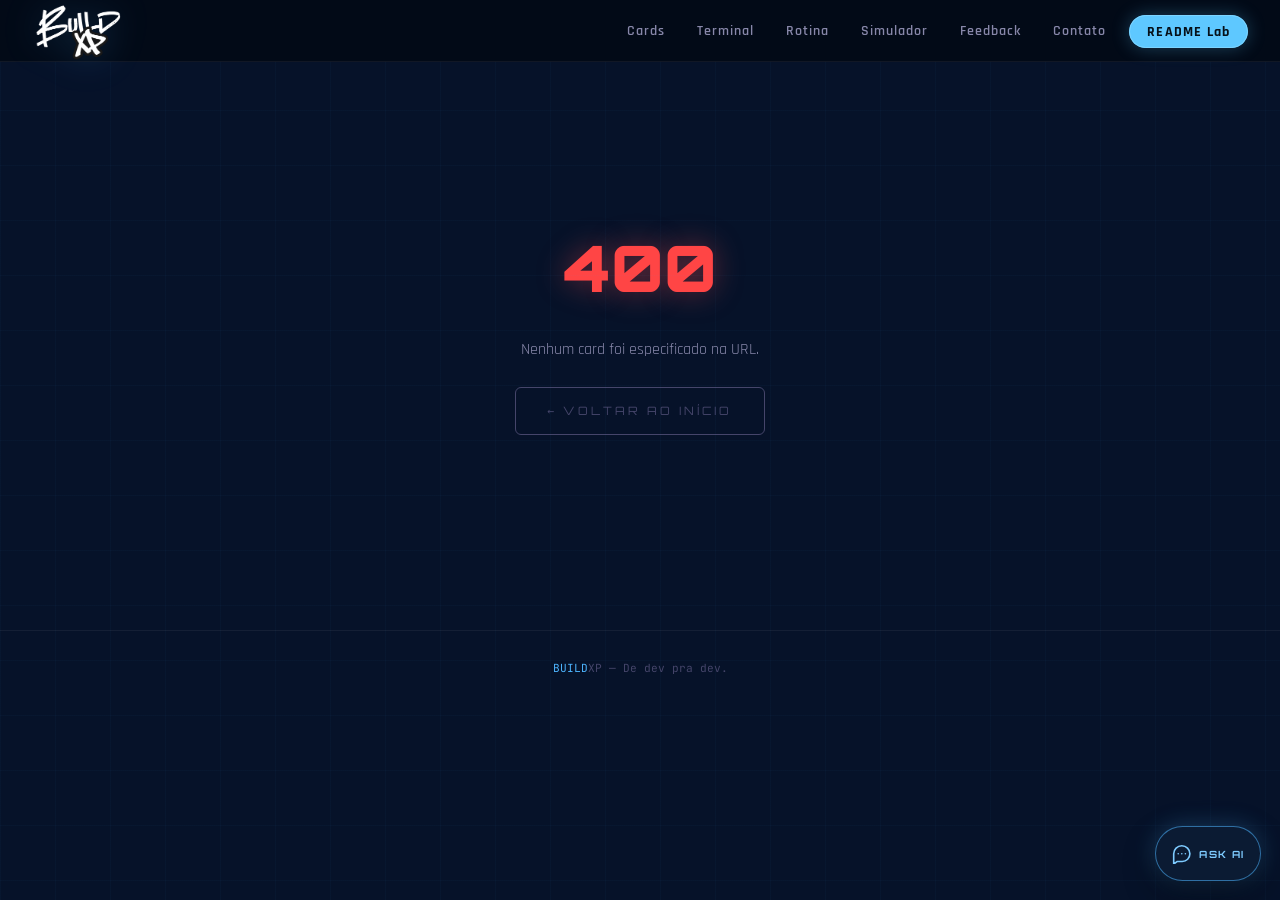
<file: backend/api/wwwroot/card.html>
﻿<!DOCTYPE html>
<html lang="pt-BR">
<head>
  <meta charset="UTF-8" />
  <meta name="viewport" content="width=device-width, initial-scale=1.0" />
  <link rel="icon" type="image/png" href="imagens/xpbrowser.png" />
  <title>BuildXP — Carregando...</title>
  <link rel="preconnect" href="https://fonts.googleapis.com" />
  <link rel="preconnect" href="https://fonts.gstatic.com" crossorigin />
  <link rel="stylesheet" href="https://fonts.googleapis.com/css2?family=Orbitron:wght@400;700;900&family=Rajdhani:wght@400;500;600;700&family=JetBrains+Mono:wght@400;500;700&family=Barlow:wght@300;400;500;600&display=swap" />
  <link rel="stylesheet" href="css/site.css?v=bxp-mod-84" />
  <script>window.BUILDXP_API_BASE = window.BUILDXP_API_BASE || '';</script>
  <style>
    /* ── LOADING STATE ─────────────────────────────────────── */
    .card-loading {
      min-height: 60vh;
      display: flex; flex-direction: column;
      align-items: center; justify-content: center;
      gap: 1.25rem; text-align: center;
    }
    .card-loading-icon {
      font-size: 2.5rem;
      animation: pulse-glow 1.5s ease-in-out infinite;
    }
    .card-loading-text {
      font-family: var(--f-mono); font-size: 0.75rem;
      color: var(--text-muted); letter-spacing: 4px;
    }
    .card-loading-bar {
      width: 180px; height: 2px;
      background: var(--surface-3); border-radius: 99px; overflow: hidden;
    }
    .card-loading-fill {
      height: 100%; width: 0%;
      background: var(--accent, var(--git));
      border-radius: 99px;
      animation: loading-progress 1.8s var(--ease) infinite;
    }
    @keyframes loading-progress {
      0%   { width: 0%;   transform: translateX(0); }
      50%  { width: 70%;  }
      100% { width: 100%; }
    }

    /* ── ERROR STATE ───────────────────────────────────────── */
    .card-error {
      min-height: 50vh;
      display: flex; flex-direction: column;
      align-items: center; justify-content: center;
      gap: 1rem; text-align: center;
    }
    .card-error-code {
      font-family: var(--f-display); font-size: 4rem;
      font-weight: 900; color: var(--npm);
      text-shadow: 0 0 30px rgba(255,79,79,0.4);
    }
    .card-error-msg {
      font-family: var(--f-heading); font-size: 1rem;
      color: var(--text-dim); max-width: 360px;
    }
    .card-error-back {
      font-family: var(--f-display); font-size: 0.72rem;
      letter-spacing: 3px; padding: 0.85rem 2rem;
      background: transparent; border: 1.5px solid var(--text-muted);
      color: var(--text-muted); border-radius: var(--radius-sm);
      text-decoration: none; margin-top: 0.5rem;
      transition: border-color var(--t-fast), color var(--t-fast);
    }
    .card-error-back:hover { border-color: var(--text); color: var(--text); }

    /* ── SLIDE RENDERER ────────────────────────────────────── */
    .slide-desc { 
      font-size: 0.91rem; color: var(--text-dim); 
      line-height: 1.8; margin-bottom: 0.75rem; 
    }
    .slide-desc strong { color: var(--text); }
    .slide-desc code {
      font-family: var(--f-mono); font-size: 0.82em;
      color: var(--accent, var(--git));
      background: rgba(255,255,255,0.05);
      padding: 0.1em 0.35em; border-radius: 4px;
    }
    .slide-desc a { color: var(--accent, var(--git)); text-decoration: underline; text-underline-offset: 3px; }

    /* Pause slide (paridade com git.html: step-pause + PAUSA) */
    .step.step-pause,
    .step.step--pause {
      border-color: rgba(255,214,10,0.2);
      background: rgba(255,214,10,0.03);
    }
    .step.step-pause .step-num,
    .step.step--pause .step-num {
      color: var(--yellow);
      font-size: 0.62rem;
      letter-spacing: 2px;
    }
    .step.step-pause::before,
    .step.step--pause::before {
      background: var(--yellow);
    }

    /* Fim slide */
    .step.step--fim {
      border-color: rgba(var(--accent-rgb, 57,211,83), 0.3);
      text-align: center;
    }
    .step-fim-actions {
      display: flex; gap: 0.75rem; justify-content: center;
      margin-top: 1.25rem; flex-wrap: wrap;
    }
    .step-fim-btn {
      font-family: var(--f-display); font-size: 0.72rem;
      letter-spacing: 2.5px; padding: 0.85rem 2rem;
      border-radius: var(--radius-sm); border: 1.5px solid;
      cursor: pointer; text-decoration: none; transition: var(--t-fast);
    }
    .step-fim-btn--ghost {
      border-color: var(--border-b); color: var(--text-dim);
      background: transparent;
    }
    .step-fim-btn--ghost:hover { border-color: var(--text); color: var(--text); }
    .step-fim-btn--primary {
      border-color: var(--accent, var(--git));
      color: var(--bg); background: var(--accent, var(--git));
    }
    .step-fim-btn--primary:hover { filter: brightness(1.12); }

    .card-fim-body { width: 100%; }
    .card-fim-actions.term-actions {
      display: flex;
      gap: 0.75rem;
      justify-content: center;
      flex-wrap: wrap;
      margin-top: 1.25rem;
    }
    .card-fim-actions .term-btn {
      font-family: var(--f-display);
      font-size: 0.72rem;
      font-weight: 700;
      letter-spacing: 2px;
      padding: 0.85rem 1.25rem;
      border-radius: var(--radius-sm);
      border: 1px solid var(--border-b);
      text-decoration: none;
      transition: var(--t-fast);
      display: inline-flex;
      align-items: center;
      justify-content: center;
    }
    .card-fim-actions .term-btn.primary {
      border-color: var(--accent, var(--git));
      background: var(--accent, var(--git));
      color: var(--bg);
    }
    .card-fim-actions .term-btn.primary:hover {
      filter: brightness(1.1);
      box-shadow: var(--accent-glow, 0 0 20px rgba(57, 211, 83, 0.35));
    }
    .card-fim-actions .term-btn.ghost {
      background: transparent;
      color: var(--text-dim);
    }
    .card-fim-actions .term-btn.ghost:hover {
      border-color: var(--accent, var(--git));
      color: var(--accent, var(--git));
    }

    /* normal: pre-line tornava cada \n no HTML (ex.: após &lt;/b&gt;) quebra de linha visível */
    .card-dynamic-slide .step-desc { white-space: normal; }
    .card-dynamic-slide .step-desc b,
    .card-dynamic-slide .step-desc strong {
      font-weight: 700;
      color: var(--text);
      display: inline;
    }
    .card-dynamic-slide .step-desc a {
      display: inline;
    }
    .slide-field-label {
      font-family: var(--f-mono);
      font-size: 0.58rem;
      letter-spacing: 3px;
      color: var(--text-muted);
      margin: 1rem 0 0.35rem;
      text-transform: uppercase;
    }
    .slide-field-label:first-child { margin-top: 0; }
  </style>
</head>
<body>

<nav class="navbar">
  <a href="index.html" class="nav-logo" aria-label="BuildXP — Início">
    <img class="nav-logo-img" src="imagens/logo2buildxpret.png" alt="BuildXP" />
  </a>
  <button class="hamburger" id="hamburger" aria-label="Menu">☰</button>
  <ul class="nav-links" id="nav-links">
    <li><a href="cards.html">Cards</a></li>
    <li><a href="index.html#terminal">Terminal</a></li>
    <li><a href="rotina.html">Rotina</a></li>
    <li><a href="simulador.html">Simulador</a></li>
    <li><a href="feedback.html">Feedback</a></li>
    <li><a href="index.html#contact">Contato</a></li>
    <li><a href="readme-lab.html" class="nav-link--cta">README Lab</a></li>
  </ul>
</nav>

<div class="page-container" id="page-root">
  <!-- conteúdo renderizado dinamicamente -->
  <div class="card-loading" id="loading-state">
    <div class="card-loading-icon">⚡</div>
    <div class="card-loading-text">CARREGANDO CARD...</div>
    <div class="card-loading-bar">
      <div class="card-loading-fill"></div>
    </div>
  </div>
</div>

<footer><span>BUILD</span>XP — De dev pra dev.</footer>
<script src="js/main.js?v=bxp-mod-84"></script>
<script>
function escapeHtml(str) {
  return String(str ?? '')
    .replace(/&/g, '&amp;')
    .replace(/</g, '&lt;')
    .replace(/>/g, '&gt;')
    .replace(/"/g, '&quot;');
}

/** Caminho relativo ou URL de imagem (não emoji/HTML curto). */
function cardHtmlIsImageSrc(s) {
  const t = String(s || '').trim();
  if (!t || t.length > 512) return false;
  if (/^https?:\/\//i.test(t)) return true;
  if (t.startsWith('/api/card/')) return true;
  if (/\.(png|jpe?g|gif|webp|svg)(\?|$)/i.test(t)) return true;
  return t.startsWith('imagens/') || t.startsWith('/imagens/');
}

function slideConteudos(slide) {
  return slide.conteudos || slide.Conteudos || [];
}

const BXP_SLIDE_PAUSE_TITULO = '__buildxp_pause__';

function slideHasApiBody(s) {
  const d = String(s?.descricao ?? s?.Descricao ?? '').trim();
  if (d) return true;
  return slideConteudos(s).length > 0;
}

const CARD_PAGE_ICON_FALLBACKS = {
  git: { dual: true, a: 'imagens/gitlogobr.png', b: 'imagens/githublogo.png', altA: 'Git', altB: 'GitHub' },
  docker: { dual: false, a: 'imagens/dockerlogo.png', b: '', altA: 'Docker', altB: '' },
  npm: { dual: false, a: 'imagens/npmlogo.png', b: '', altA: 'NPM', altB: '' },
  dotnet: { dual: false, a: 'imagens/csharplogo.png', b: '', altA: '.NET', altB: '' },
  ia: { dual: false, a: 'imagens/ia.png', b: '', altA: 'IA', altB: '' },
  python: { dual: false, a: 'imagens/PYTHON.png', b: '', altA: 'Python', altB: '' },
  api: { dual: false, a: 'imagens/API.png', b: '', altA: 'API', altB: '' },
};

function cardPageIconAlt(card) {
  const raw = String(
    card.icon_primary_alt || card.IconPrimaryAlt || card.display_name || card.DisplayName || card.slug || '',
  ).trim();
  const short = raw.split(':')[0].split('|')[0].trim();
  return escapeHtml(short || String(card.display_name || card.DisplayName || card.slug || 'BuildXP'));
}

/** Hero: só imagens/caminhos válidos; emoji ou lixo na API → fallback pelo slug. */
function buildCardPageIconHtml(card) {
  const layout = String(card.icon_layout || card.IconLayout || 'single').toLowerCase();
  const pri = String(card.icon_primary_src || card.IconPrimarySrc || '').trim();
  const sec = String(card.icon_secondary_src || card.IconSecondarySrc || '').trim();
  const altPri = cardPageIconAlt(card);
  const altSec = escapeHtml(
    String(card.icon_secondary_alt || card.IconSecondaryAlt || '').split(':')[0].trim(),
  );
  const slug = String(card.slug || '').trim().toLowerCase();
  const fb = CARD_PAGE_ICON_FALLBACKS[slug];
  const imgOnError = fb?.a
    ? ` onerror="this.onerror=null;this.src='${escapeHtml(fb.a)}';"`
    : '';

  if (layout === 'dual' && cardHtmlIsImageSrc(pri) && cardHtmlIsImageSrc(sec)) {
    return `<div class="page-icon dual"><img class="icon-git" src="${escapeHtml(pri)}" alt="${altPri}"${imgOnError} /><img src="${escapeHtml(sec)}" alt="${altSec}" /></div>`;
  }
  if (cardHtmlIsImageSrc(pri)) {
    return `<div class="page-icon"><img src="${escapeHtml(pri)}" alt="${altPri}"${imgOnError} /></div>`;
  }
  if (fb?.dual && fb.b) {
    return `<div class="page-icon dual"><img class="icon-git" src="${escapeHtml(fb.a)}" alt="${escapeHtml(fb.altA)}" /><img src="${escapeHtml(fb.b)}" alt="${escapeHtml(fb.altB)}" /></div>`;
  }
  if (fb?.a) {
    return `<div class="page-icon"><img src="${escapeHtml(fb.a)}" alt="${escapeHtml(fb.altA)}" /></div>`;
  }
  return '<div class="page-icon"><img src="imagens/logo2buildxpret.png" alt="BuildXP" /></div>';
}

/**
 * Separa observação final "(Obs.: …)" colada no mesmo bloco; promove .step-desc que só explicam Obs.;
 * normaliza \n nas áreas de texto.
 */
function cardPromoteObservationsAndSplit(html) {
  let h = String(html || '').trim();
  if (!h) return '';

  const obsParenIdx = h.lastIndexOf('(Obs.:');
  if (obsParenIdx >= 0) {
    const before = h.slice(0, obsParenIdx).trimEnd();
    let obsTail = h.slice(obsParenIdx).trim();
    const closeIdx = obsTail.lastIndexOf(')');
    if (closeIdx > 0) obsTail = obsTail.slice(0, closeIdx + 1);
    const tailLooksObs = /^\(\s*Obs\.:/i.test(obsTail.replace(/^[\s\uFEFF]+/, ''));
    if (tailLooksObs && before.length > 0) {
      const obsEsc = escapeHtml(obsTail).replace(/\n/g, '<br>');
      h = `${before}<div class="callout callout-tip">💡 ${obsEsc}</div>`;
    }
  }

  try {
    const doc = new DOMParser().parseFromString(`<div id="card-parse">${h}</div>`, 'text/html');
    const root = doc.getElementById('card-parse');
    if (!root) return h;
    root.querySelectorAll('.step-desc').forEach((el) => {
      const raw = el.innerHTML.trim();
      const t = el.textContent.trim();
      if (
        /^\(?\s*Obs\.:/i.test(t) ||
        /^Observação\b/i.test(t) ||
        /<strong>\s*Obs\.:/i.test(raw)
      ) {
        const callout = doc.createElement('div');
        callout.className = 'callout callout-tip';
        callout.innerHTML = `💡 ${el.innerHTML}`;
        el.replaceWith(callout);
      }
    });
    /* Sem HTML (<tags>): quebras \\n úteis. Com HTML: \\n já colapsam em espaço; forçar <br> fazia forte/código partir linha só por formatação do editor */
    root.querySelectorAll('.step-desc').forEach((el) => {
      const inner = el.innerHTML;
      if (!/<[a-z][\s\S]*>/i.test(inner)) el.innerHTML = inner.replace(/\r\n|\r|\n/g, '<br>');
    });
    h = root.innerHTML;
  } catch (_) {
    /* keep string h */
  }

  return h;
}

/** Agrupa corpo do slide com rótulos TEXTO / COMANDOS / OBSERVAÇÃO (ordem preservada). */
function cardWrapSlideBodySections(innerHtml) {
  const x = String(innerHtml || '').trim();
  if (!x) return '';
  const doc = new DOMParser().parseFromString(`<div id="card-sec">${x}</div>`, 'text/html');
  const root = doc.getElementById('card-sec');
  if (!root) return `<div class="card-dynamic-slide">${x}</div>`;

  let container = root;
  if (
    root.children.length === 1 &&
    root.firstElementChild &&
    root.firstElementChild.tagName === 'DIV' &&
    !root.firstElementChild.classList.contains('cmd-block') &&
    !root.firstElementChild.classList.contains('callout')
  ) {
    const only = root.firstElementChild;
    if (only.querySelector('.cmd-block') || only.querySelector('.callout')) container = only;
  }

  /**
   * Junta texto + &lt;strong&gt;, &lt;code&gt;, &lt;a&gt;, etc. num único .step-desc.
   * Partir por cada elemento no 1.º nível criava vários blocos e “partia linha” após cada strong.
   */
  const parts = [];
  let textHtmlBuf = '';

  function flushTextHtmlBuf(partsOut) {
    const trimmed = textHtmlBuf.trim();
    textHtmlBuf = '';
    if (!trimmed) return;
    const div = doc.createElement('div');
    div.className = 'step-desc';
    const looksPlain =
      trimmed.indexOf('<') < 0 || !/<[a-z][\s\S]*>/i.test(trimmed);
    if (looksPlain) {
      trimmed.split(/\r\n|\r|\n/).forEach((line, i) => {
        if (i > 0) div.appendChild(doc.createElement('br'));
        div.appendChild(doc.createTextNode(line));
      });
    } else {
      /* Quebras vindas só da formatação do textarea (entre strong/code) → espaço (HTML colapsável). Para parágrafos usa <br> ou <p>. */
      div.innerHTML = trimmed.replace(/\r\n|\r|\n/g, ' ');
    }
    partsOut.push({ type: 'text', el: div });
  }

  for (const node of [...container.childNodes]) {
    if (node.nodeType === Node.TEXT_NODE || node.nodeType === Node.CDATA_SECTION_NODE) {
      textHtmlBuf += node.textContent;
      continue;
    }
    if (node.nodeType !== Node.ELEMENT_NODE) continue;

    const el = /** @type {Element} */ (node);
    if (el.classList.contains('cmd-block') || el.classList.contains('callout')) {
      flushTextHtmlBuf(parts);
      const type = el.classList.contains('cmd-block') ? 'cmd' : 'obs';
      parts.push({ type, el: el.cloneNode(true) });
    } else {
      textHtmlBuf += el.outerHTML;
    }
  }
  flushTextHtmlBuf(parts);

  if (!parts.length) return `<div class="card-dynamic-slide">${x}</div>`;

  const wrap = doc.createElement('div');
  wrap.className = 'card-dynamic-slide';
  let lastType = '';
  parts.forEach(({ type, el }) => {
    if (type !== lastType) {
      const lab = doc.createElement('div');
      lab.className = 'slide-field-label';
      lab.textContent = type === 'cmd' ? 'COMANDOS' : type === 'obs' ? 'OBSERVAÇÃO' : 'TEXTO';
      wrap.appendChild(lab);
      lastType = type;
    }
    wrap.appendChild(el.cloneNode(true));
  });
  return wrap.outerHTML;
}

/** Pausa sem título reservado na API (dados antigos / import). */
function cardIsLikelyPauseSlide(slide) {
  const tituloRaw = String(slide.titulo ?? slide.Titulo ?? '').trim();
  const desc = String(slide.descricao ?? slide.Descricao ?? '');
  if (tituloRaw) return false;
  if (/<div class="cmd-block"/i.test(desc)) return false;
  if (/<div class="step-title"/i.test(desc)) return false;
  return /respira|relaxa|alongar|Muita coisa de uma vez|baixa a bola|Cheap Codes|Cheat Codes|Referência rápida|👏|🎯|☕|\bkk\b/i.test(
    desc,
  );
}

/** Texto plano → fragmentos (step-desc / callout), sem wrapper de secções. */
function cardPlainSlideBodyInner(desc) {
  const raw = String(desc || '');
  let main = raw;
  let obs = '';
  const idx = raw.lastIndexOf('(Obs.:');
  if (idx >= 0) {
    main = raw.slice(0, idx).trimEnd();
    obs = raw.slice(idx).trim();
    const ci = obs.lastIndexOf(')');
    if (ci > 0) obs = obs.slice(0, ci + 1);
  }
  let html = `<div class="step-desc">${escapeHtml(main).replace(/\n/g, '<br>')}</div>`;
  if (obs && /^\(\s*Obs\.:/i.test(obs)) {
    html += `<div class="callout callout-tip">💡 ${escapeHtml(obs).replace(/\n/g, '<br>')}</div>`;
  }
  return html;
}

/** Texto plano do dashboard → HTML com observação destacada e secções. */
function cardPlainSlideBodyToHtml(desc) {
  return cardWrapSlideBodySections(cardPlainSlideBodyInner(desc));
}

function renderError(code, msg, root) {
  root.innerHTML = `
    <div class="card-error">
      <div class="card-error-code">${escapeHtml(code)}</div>
      <p class="card-error-msg">${escapeHtml(msg)}</p>
      <a href="index.html" class="card-error-back">← VOLTAR AO INÍCIO</a>
    </div>`;
}

(async function () {
  // ── 1. LÊ PARÂMETROS DA URL ──────────────────────────────
  const params = new URLSearchParams(window.location.search);
  const slug   = params.get('slug');
  const tabParam = params.get('tab'); // 'beginner' ou 'ref'

  const root = document.getElementById('page-root');

  // ── 2. VALIDA SLUG ───────────────────────────────────────
  if (!slug) {
    renderError('400', 'Nenhum card foi especificado na URL.', root);
    return;
  }

  // ── 3. BUSCA DADOS NA API ────────────────────────────────
  let card;
  try {
    const apiBase =
      typeof getBuildXpApiBase === 'function'
        ? String(getBuildXpApiBase()).replace(/\/$/, '')
        : '';
    const res = await fetch(`${apiBase}/api/card/${encodeURIComponent(slug)}`, {
      credentials: 'same-origin',
      headers: { Accept: 'application/json' },
      cache: 'no-store',
    });
    if (!res.ok) throw new Error(String(res.status));
    card = await res.json();
  } catch {
    renderError('404', `Card "${slug}" não encontrado ou API indisponível.`, root);
    return;
  }

  // ── 4. ACCENT: border_color da API ou fallback por tema ───
  function hexToRgbTuple(hex) {
    const n = String(hex || '').replace('#', '').trim();
    if (!/^[0-9a-fA-F]{6}$/.test(n)) return '57,211,83';
    const r = parseInt(n.slice(0, 2), 16);
    const g = parseInt(n.slice(2, 4), 16);
    const b = parseInt(n.slice(4, 6), 16);
    return `${r},${g},${b}`;
  }
  const themePresetAccent = {
    git: '#39d353',
    docker: '#2496ed',
    npm: '#cb3837',
    dotnet: '#512bd4',
    api: '#22d3ee',
    python: '#3776ab',
    ia: '#3c19e6',
  };
  const rawBorder = card.border_color ?? card.BorderColor ?? '';
  let accent = typeof rawBorder === 'string' && /^#[0-9a-fA-F]{6}$/.test(rawBorder.trim())
    ? rawBorder.trim().toLowerCase()
    : (themePresetAccent[card.theme] || themePresetAccent.git);
  const glow = hexToRgbTuple(accent);
  document.documentElement.style.setProperty('--accent', accent);
  document.documentElement.style.setProperty('--accent-glow',
    `0 0 24px rgba(${glow},0.4), 0 0 60px rgba(${glow},0.12)`);
  document.documentElement.style.setProperty('--accent-rgb', glow);

  try {
  // ── 5. ATUALIZA TÍTULO DA PÁGINA ─────────────────────────
  document.title = `${String(card.display_name ?? card.DisplayName ?? slug)} — BuildXP`;
  document.documentElement.dataset.bxpCardSlug = String(slug || '');
  document.documentElement.dataset.bxpCardTitle = String(card.display_name ?? card.DisplayName ?? slug);

  // ── 6. CALCULA XP ────────────────────────────────────────
  const xpAtual = Number(card.xp_current ?? card.XpCurrent ?? 0) || 0;
  const xpMaxRaw = Number(card.xp_max ?? card.XpMax ?? 3000);
  const xpMax = xpMaxRaw > 0 ? xpMaxRaw : 3000;
  const xpPct = Math.min(Math.round((xpAtual / xpMax) * 100), 100);
  const xpLabel =
    typeof buildxpFormatXpPair === 'function'
      ? buildxpFormatXpPair(xpAtual, xpMax)
      : `${xpAtual} / ${xpMax}`;

  // ── 7. SEPARA SLIDES POR TIPO ────────────────────────────
  const slides = (card.slides || card.Slides || []).sort(
    (a, b) => (Number(a.ordem ?? a.Ordem) || 0) - (Number(b.ordem ?? b.Ordem) || 0),
  );
  const refsRaw = card.referencias || card.Referencias || [];
  const referencias = [...refsRaw].sort((a, b) => {
    const oca = a.ordem_categoria ?? a.OrdemCategoria ?? 0;
    const ocb = b.ordem_categoria ?? b.OrdemCategoria ?? 0;
    if (oca !== ocb) return oca - ocb;
    return (a.ordem_item ?? a.OrdemItem ?? 0) - (b.ordem_item ?? b.OrdemItem ?? 0);
  });

  const slidesInner = renderSlides(slides, slug);
  const refsInner = renderReferencias(referencias);

  // ── 8. RENDERIZA HTML ────────────────────────────────────
  root.innerHTML = `
    <a href="cards.html" class="back-link">← VOLTAR AOS CARDS</a>

    <div class="page-hero">
      <div class="page-hero-glow"></div>
      ${buildCardPageIconHtml(card)}
      <div class="page-hero-body">
        <div class="page-class">${escapeHtml(String(card.card_class ?? card.CardClass ?? ''))}</div>
        <div class="page-title">${escapeHtml(String(card.display_name ?? card.DisplayName ?? ''))}</div>
        <div class="page-meta">
          <span class="lvl-badge">${card.rarity_label ?? card.RarityLabel ?? 'CARD'}</span>
          <div class="xp-mini">
            <div class="xp-mini-fill" style="width:${xpPct}%"></div>
          </div>
          <span class="xp-mini-label">${xpLabel}</span>
        </div>
      </div>
    </div>

    <div class="tabs">
      <button class="tab-btn ${tabParam !== 'ref' ? 'active' : ''}" data-tab="beginner">▶ INICIANTE</button>
      <button class="tab-btn ${tabParam === 'ref' ? 'active' : ''}" data-tab="ref">🎮 CHEAP CODES</button>
    </div>

    <div class="tab-pane ${tabParam !== 'ref' ? 'active' : ''}" id="beginner">
      <div class="steps-slider" data-steps-slider>
        <button class="steps-nav" type="button" aria-label="Anterior" data-slide-prev>‹</button>
        <div class="steps steps-track" id="steps-root">
        ${slidesInner}
        </div>
        <button class="steps-nav" type="button" aria-label="Próximo" data-slide-next>›</button>
        <div class="steps-index" data-steps-index aria-label="Índice clicável dos slides"></div>
      </div>
    </div>

    <div class="tab-pane ${tabParam === 'ref' ? 'active' : ''}" id="ref">
      <div class="ref-search-wrap">
        <span class="search-icon">🔍</span>
        <input class="ref-search" id="ref-search" type="text"
               placeholder="Buscar comando..." />
      </div>
      ${refsInner}
      <div class="ref-empty" id="ref-empty" hidden>// NENHUM COMANDO ENCONTRADO</div>
    </div>
  `;

  // ── 9. INICIALIZA INTERATIVIDADE ─────────────────────────
  initTabs();
  initCopy();
  initSearch();
  initMenu();
  initScroll();
  if (typeof initStepsSlider === 'function') initStepsSlider();
  if (typeof initConhecimentoChat === 'function') initConhecimentoChat();
  } catch (err) {
    console.error(err);
    renderError(
      '500',
      'Erro ao montar este card. Recarrega com Ctrl+F5 ou abre a consola (F12) para ver o detalhe.',
      root,
    );
  }

})();

function cardBuildFinSlideHtml(slug, finSlide) {
  if (typeof buildxpFinSlideHtml === 'function') return buildxpFinSlideHtml(slug, finSlide);
  const cheatHref = `card.html?slug=${encodeURIComponent(slug)}&tab=ref`;
  return `
    <div class="step step--fim">
      <div class="step-num">🏆</div>
      <div class="card-fim-body">
        <div class="step-title">Parabéns! 🏆</div>
        <div class="step-desc">Você concluiu a trilha iniciante. Pratique no terminal ou consulte os cheap codes.</div>
        <div class="term-actions card-fim-actions">
          <a href="index.html#terminal" class="term-btn primary">INICIAR TREINAMENTO</a>
          <a href="${cheatHref}" class="term-btn ghost">🎮 VERIFICAR CHEAP CODES</a>
        </div>
      </div>
    </div>`;
}

function cardIsFinSlide(slide) {
  return detectTipo(slide) === 'fim';
}

// ── RENDERIZA SLIDES ──────────────────────────────────────────
function renderSlides(slides, slug) {
  const finFromApi = (slides || []).find((s) => cardIsFinSlide(s));
  const contentSlides = (slides || []).filter((s) => !cardIsFinSlide(s));

  if (!contentSlides.length && !finFromApi) {
    return `${cardBuildFinSlideHtml(slug, null)}`;
  }

  const body = contentSlides.map((slide, idx) => {
    const tipo = detectTipo(slide);

    // Slide de PAUSA
    if (tipo === 'pausa') {
      const tRaw = String(slide.titulo ?? slide.Titulo ?? '').trim();
      const showPauseTitle = tRaw && tRaw !== BXP_SLIDE_PAUSE_TITULO && !/^pausa$/i.test(tRaw);
      const pd = String(slide.descricao ?? slide.Descricao ?? '');
      const pauseBody =
        pd && /<[a-z][\s\S]*>/i.test(pd)
          ? cardPromoteObservationsAndSplit(pd)
          : pd
            ? `<div class="step-desc">${escapeHtml(pd).replace(/\n/g, '<br>')}</div>`
            : '';
      return `
        <div class="step step-pause">
          <div class="step-num">PAUSA</div>
          <div>
            ${showPauseTitle ? `<div class="step-title">${escapeHtml(slide.titulo ?? slide.Titulo)}</div>` : ''}
            ${pauseBody}
          </div>
        </div>`;
    }

    // Slide de CONTEÚDO normal
    const num = String(idx + 1).padStart(2, '0');
    const conts = slideConteudos(slide);
    const desc = String(slide.descricao ?? slide.Descricao ?? '');
    const descIsHtml = /<[a-z][\s\S]*>/i.test(desc);
    const tituloSlide = String(slide.titulo ?? slide.Titulo ?? '').trim();
    const titleHtml = tituloSlide ? `<div class="step-title">${escapeHtml(tituloSlide)}</div>` : '';

    // Dashboard grava texto + cmd-block + callout num único HTML em `descricao` (sem linhas em ConteudosSlide).
    if (conts.length === 0) {
      if (!desc.trim()) {
        return `
      <div class="step">
        <div class="step-num">${num}</div>
        <div>${titleHtml}</div>
      </div>`;
      }
      if (descIsHtml) {
        const bodyHtml = cardWrapSlideBodySections(cardPromoteObservationsAndSplit(desc));
        return `
      <div class="step">
        <div class="step-num">${num}</div>
        <div>${titleHtml}${bodyHtml}</div>
      </div>`;
      }
      return `
      <div class="step">
        <div class="step-num">${num}</div>
        <div>${titleHtml}${cardPlainSlideBodyToHtml(desc)}</div>
      </div>`;
    }

    let descPart = '';
    if (desc.trim()) {
      if (descIsHtml) descPart = cardPromoteObservationsAndSplit(desc);
      else descPart = cardPlainSlideBodyInner(desc);
    }

    const codigoHTML = conts
      .filter((c) => c.tipo === 0 || c.tipo === 'Comando' || c.tipo === 'comando')
      .map((c) => `
        <div class="cmd-block">
          <button class="copy-btn">copy</button>
          <code>${escapeHtml(c.texto || c.Texto || '')}</code>
          ${c.descricao || c.Descricao ? `<div style="font-family:var(--f-body);font-size:0.82rem;
                                       color:var(--text-muted);margin-top:0.5rem;">
                             ${c.descricao || c.Descricao}
                           </div>` : ''}
        </div>`).join('');

    const obsHTML = conts
      .filter((c) => c.tipo === 1 || c.tipo === 'Observacao' || c.tipo === 'observacao')
      .map((c) => `
        <div class="callout callout-tip">
          💡 ${c.texto || c.Texto || ''}
        </div>`).join('');

    const mergedBody = cardWrapSlideBodySections(`${descPart}${codigoHTML}${obsHTML}`);

    return `
      <div class="step">
        <div class="step-num">${num}</div>
        <div>
          ${titleHtml}
          ${mergedBody}
        </div>
      </div>`;
  }).join('');

  return `${body}${cardBuildFinSlideHtml(slug, finFromApi)}`;
}

// ── RENDERIZA REFERÊNCIAS ─────────────────────────────────────
function renderReferencias(refs) {
  if (!refs.length) {
    return '';
  }

  // Agrupa por categoria
  const grupos = {};
  refs.forEach((r) => {
    const cat = (r.categoria || r.Categoria || 'GERAL').trim() || 'GERAL';
    if (!grupos[cat]) grupos[cat] = [];
    grupos[cat].push(r);
  });

  return Object.entries(grupos).map(([cat, cmds]) => `
    <div class="ref-section">
      <div class="ref-section-title">${escapeHtml(cat)}</div>
      <div class="cmd-grid">
        ${cmds.map((c) => {
          const cmd = c.comando ?? c.Comando ?? '';
          const desc = c.descricao ?? c.Descricao ?? '';
          return `
          <div class="cmd-item">
            <span class="cmd-text">${escapeHtml(cmd)}</span>
            <span class="cmd-desc">${escapeHtml(String(desc))}</span>
            <button class="cmd-copy">copy</button>
          </div>`;
        }).join('')}
      </div>
    </div>`).join('');
}

// ── DETECTA TIPO DO SLIDE ─────────────────────────────────────
function detectTipo(slide) {
  const tituloRaw = String(slide.titulo ?? slide.Titulo ?? '').trim();
  const titulo = tituloRaw.toLowerCase();
  const desc = String(slide.descricao ?? slide.Descricao ?? '').toLowerCase();
  const tipo = String(slide.tipo ?? slide.Tipo ?? '').toLowerCase();

  if (tituloRaw === BXP_SLIDE_PAUSE_TITULO || /^pausa$/i.test(tituloRaw)) return 'pausa';
  if (tipo === 'pausa' || tipo === '2') return 'pausa';
  if (cardIsLikelyPauseSlide(slide)) return 'pausa';

  if (tipo === 'fim' || tipo === '3') return 'fim';
  if (tituloRaw === 'FIM' || /^conclus(ão|ao)?$/i.test(tituloRaw)) return 'fim';

  return 'conteudo';
}

</script>
</body>
</html>
</file>
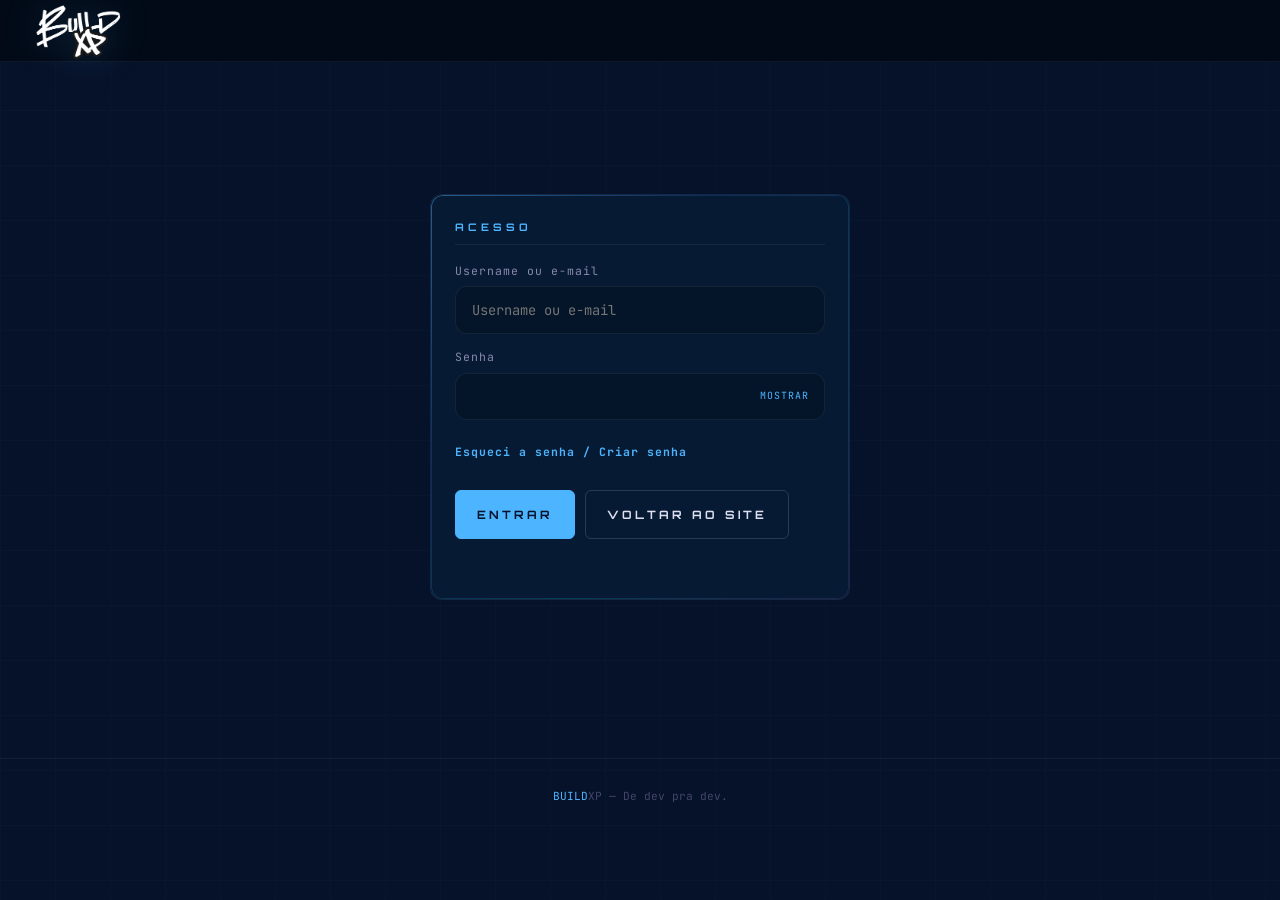
<file: backend/api/wwwroot/dashboard.html>
﻿<!DOCTYPE html>
<html lang="pt-BR">
<head>
  <meta charset="UTF-8" />
  <meta name="viewport" content="width=device-width, initial-scale=1.0" />
  <link rel="icon" type="image/png" href="imagens/xpbrowser.png" />
  <title>Admin — BuildXP</title>
  <meta name="robots" content="noindex,nofollow" />
  <link rel="preconnect" href="https://fonts.googleapis.com" />
  <link rel="preconnect" href="https://fonts.gstatic.com" crossorigin />
  <link rel="stylesheet" href="https://fonts.googleapis.com/css2?family=Orbitron:wght@400;700;900&family=Rajdhani:wght@400;500;600;700&family=JetBrains+Mono:wght@400;500;700&family=Barlow:wght@300;400;500;600&display=swap" />
  <link rel="stylesheet" href="css/site.css?v=bxp-mod-24" />
  <style>
    :root {
      --accent: #4db5ff;
      --accent-glow: 0 0 28px rgba(77, 181, 255, 0.45);
      --dash-pw-toggle-pressed-bg: rgba(18, 52, 108, 0.92);
    }
    body.dash-body .dash-pw-wrap {
      position: relative;
      display: block;
      width: 100%;
    }
    body.dash-body .dash-pw-wrap .fb-input {
      width: 100%;
      padding-right: 5.35rem;
      box-sizing: border-box;
    }
    /* Edge/Chromium: ícone nativo à direita do campo pode roubar o clique do «Mostrar» */
    body.dash-body input[type='password']::-ms-reveal,
    body.dash-body input[type='password']::-ms-clear {
      display: none;
    }
    body.dash-body button.dash-pw-toggle {
      position: absolute;
      right: 0.42rem;
      top: 50%;
      transform: translateY(-50%);
      z-index: 5;
      pointer-events: auto;
      margin: 0;
      padding: 0.38rem 0.55rem;
      font-family: var(--f-mono, 'JetBrains Mono', ui-monospace, monospace);
      font-size: 0.62rem;
      letter-spacing: 1px;
      text-transform: uppercase;
      text-decoration: none !important;
      color: var(--accent) !important;
      background-color: transparent !important;
      background-image: none !important;
      border: none !important;
      border-radius: 6px;
      box-shadow: none !important;
      cursor: pointer;
      transition: background-color 0.18s ease, filter 0.18s ease;
      -webkit-appearance: none;
      appearance: none;
    }
    body.dash-body button.dash-pw-toggle:hover {
      filter: brightness(1.12);
    }
    body.dash-body button.dash-pw-toggle[aria-pressed='true'] {
      background-color: var(--dash-pw-toggle-pressed-bg) !important;
      filter: none;
    }
    body.dash-body button.dash-pw-toggle[aria-pressed='true']:hover {
      background-color: rgba(24, 62, 118, 0.98) !important;
      filter: brightness(1.08);
    }
    body.dash-body button.term-btn.dash-linkish {
      text-decoration: none !important;
      color: var(--accent) !important;
    }
    body.dash-body button.term-btn.dash-linkish:hover {
      color: var(--accent) !important;
      filter: brightness(1.15);
    }
  </style>
  <script>window.BUILDXP_API_BASE = window.BUILDXP_API_BASE || '';</script>
  <script>
    window.BUILDXP_API_PATHS = Object.assign(
      {
        login: '/api/Auth/login',
        forgotRequest: '/api/auth/recuperar-senha',
        validateRecoveryCode: '/api/auth/validar-codigo-recuperacao',
        resetPassword: '/api/auth/redefinir-senha',
        inviteCollaborator: '/api/Colaborador/convidar',
        colaboradorList: '/api/Colaborador',
        uploadCardIcon: '/api/Card/upload-icon',
      },
      window.BUILDXP_API_PATHS || {},
    );
  </script>
</head>
<body class="dash-body">

<nav class="navbar navbar--dash" aria-label="Admin">
  <a href="#" class="nav-logo" id="dash-nav-logo" aria-label="BuildXP — Início do painel">
    <img class="nav-logo-img" src="imagens/logo2buildxpret.png" alt="BuildXP" />
  </a>
  <div class="dash-nav-actions" id="dash-nav-actions" aria-label="Conta">
    <button type="button" class="dash-profile-avatar-btn" id="dash-profile-open" aria-label="Dados pessoais" title="Dados pessoais">
      <img id="dash-profile-avatar-img" alt="" class="dash-profile-avatar-img" width="40" height="40" hidden />
      <span class="dash-profile-avatar-placeholder" id="dash-profile-avatar-placeholder" aria-hidden="true"></span>
    </button>
    <button type="button" class="term-btn danger outline dash-nav-logout" id="dash-logout">SAIR</button>
  </div>
</nav>

<section id="dash-login" class="dash-login-wrap" aria-labelledby="dash-login-title">
  <div class="fb-card dash-login-card">
    <div class="ref-section-title" id="dash-login-title">ACESSO</div>
    <form id="dash-login-form" class="fb-form" autocomplete="off">
      <label class="fb-label">
        Username ou e-mail
        <input class="fb-input" id="dash-login-username" type="text" required maxlength="120" autocomplete="username" placeholder="Username ou e-mail" />
      </label>
      <div class="fb-field">
        <label class="fb-label" for="dash-login-password">Senha</label>
        <span class="dash-pw-wrap">
          <input class="fb-input" id="dash-login-password" type="password" required autocomplete="current-password" />
          <button type="button" class="dash-pw-toggle" aria-pressed="false" aria-label="Mostrar senha">Mostrar</button>
        </span>
      </div>
      <div class="dash-login-row">
        <button type="button" class="term-btn ghost dash-linkish" id="dash-open-forgot">Esqueci a senha / Criar senha</button>
      </div>
      <div class="dash-login-actions">
        <button type="submit" class="term-btn primary">ENTRAR</button>
        <a href="index.html" class="term-btn ghost dash-login-cancel">VOLTAR AO SITE</a>
      </div>
      <div id="dash-login-status" class="fb-status" aria-live="polite"></div>
    </form>
  </div>
</section>

<div id="dash-forgot-modal" class="dash-modal" hidden role="dialog" aria-modal="true" aria-labelledby="dash-forgot-title">
  <div class="dash-modal-backdrop" id="dash-forgot-backdrop" tabindex="-1"></div>
  <div class="dash-modal-card fb-card">
    <div class="dash-modal-head">
      <div class="ref-section-title" id="dash-forgot-title">Esqueci a senha / Criar senha</div>
      <button type="button" class="dash-modal-close" id="dash-forgot-close" aria-label="Fechar">×</button>
    </div>
    <div id="dash-forgot-panel-email" class="dash-forgot-panel">
      <form id="dash-forgot-step1" class="fb-form">
        <label class="fb-label">
          E-mail
          <input class="fb-input" id="dash-forgot-email" type="email" required maxlength="120" autocomplete="email" />
        </label>
        <div class="dash-login-actions">
          <button type="submit" class="term-btn primary" id="dash-forgot-send">Enviar código</button>
          <button type="button" class="term-btn ghost" id="dash-forgot-cancel">Cancelar</button>
        </div>
        <div id="dash-forgot-step1-status" class="fb-status" aria-live="polite"></div>
      </form>
    </div>
    <div id="dash-forgot-panel-code" class="dash-forgot-panel" hidden>
      <div class="fb-form">
        <p class="dash-muted" style="margin:0 0 0.75rem;">
          Digite o código de 6 dígitos enviado para
          <strong id="dash-forgot-email-masked" style="font-family:var(--f-mono);color:var(--accent);"></strong>.
        </p>
        <label class="fb-label">
          Código recebido no e-mail
          <input class="fb-input" id="dash-forgot-code" type="text" inputmode="numeric" maxlength="12" autocomplete="one-time-code" />
        </label>
        <div class="dash-login-actions" style="flex-wrap:wrap;gap:0.5rem;">
          <button type="button" class="term-btn primary" id="dash-forgot-verify-code">Validar código</button>
          <button type="button" class="term-btn ghost" id="dash-forgot-resend" disabled>Reenviar código (50s)</button>
        </div>
        <div id="dash-forgot-code-status" class="fb-status" aria-live="polite"></div>
        <div class="dash-login-actions">
          <button type="button" class="term-btn ghost" id="dash-forgot-back-to-email">← Voltar</button>
        </div>
      </div>
    </div>
    <div id="dash-forgot-panel-password" class="dash-forgot-panel" hidden>
      <form id="dash-forgot-step-password" class="fb-form">
        <p class="dash-muted" style="margin:0 0 0.75rem;">Código confirmado. Defina a nova senha.</p>
        <div class="fb-field">
          <label class="fb-label" for="dash-forgot-newpw">Nova senha</label>
          <span class="dash-pw-wrap">
            <input class="fb-input" id="dash-forgot-newpw" type="password" autocomplete="new-password" />
            <button
              type="button"
              class="dash-pw-toggle"
              aria-pressed="false"
              aria-label="Mostrar senha"
              data-dash-pw-peer="#dash-forgot-newpw2"
            >
              Mostrar
            </button>
          </span>
        </div>
        <div class="fb-field">
          <label class="fb-label" for="dash-forgot-newpw2">Confirmar nova senha</label>
          <input class="fb-input" id="dash-forgot-newpw2" type="password" autocomplete="new-password" />
        </div>
        <div class="dash-login-actions">
          <button type="submit" class="term-btn primary" id="dash-forgot-save">Definir nova senha</button>
          <button type="button" class="term-btn ghost" id="dash-forgot-back-to-code">← Voltar</button>
        </div>
        <div id="dash-forgot-step-password-status" class="fb-status" aria-live="polite"></div>
      </form>
    </div>
  </div>
</div>

<div id="dash-profile-sheet" class="dash-profile-sheet" hidden aria-hidden="true">
  <div class="dash-profile-sheet-backdrop" id="dash-profile-sheet-backdrop" tabindex="-1"></div>
  <div class="dash-profile-sheet-card fb-card" role="dialog" aria-modal="true" aria-labelledby="dash-profile-title">
    <div class="dash-modal-head">
      <div class="ref-section-title" id="dash-profile-title">Dados pessoais</div>
      <button type="button" class="dash-modal-close" id="dash-profile-close" aria-label="Fechar">×</button>
    </div>
    <div id="dash-profile-admin-msg" class="fb-form" hidden>
      <p class="dash-muted">Conta de <strong>administrador</strong>: a tabela <code>AdminPerfis</code> ainda não existe nesta base de dados. Executa o script SQL do projeto (<code>create_admin_perfis.sql</code>), reinicia a API e volta a abrir o painel.</p>
    </div>
    <form id="dash-profile-form" class="fb-form dash-profile-form" hidden>
      <section class="dash-profile-section dash-profile-section--foto" aria-labelledby="dash-profile-foto-label">
        <label class="fb-label" id="dash-profile-foto-label" for="dash-profile-foto-file">Foto do perfil (JPEG, PNG ou WebP, máx. 256 KB)</label>
        <div
          class="dash-profile-foto-preview"
          id="dash-profile-foto-preview"
          aria-live="polite"
          aria-label="Pré-visualização da foto de perfil"
        >
          <img
            id="dash-profile-foto-preview-img"
            class="dash-profile-foto-preview-img"
            alt=""
            hidden
          />
          <span id="dash-profile-foto-preview-empty" class="dash-profile-foto-preview-empty">Sem foto</span>
        </div>
        <div class="dash-profile-foto-controls">
          <input class="dash-profile-foto-input" id="dash-profile-foto-file" type="file" accept="image/jpeg,image/png,image/webp" />
          <label for="dash-profile-foto-file" class="term-btn ghost dash-profile-foto-pick">Escolher ficheiro</label>
          <p class="dash-profile-foto-filename" id="dash-profile-foto-filename" aria-live="polite">Nenhum ficheiro selecionado</p>
          <button type="button" class="term-btn ghost dash-profile-foto-remove" id="dash-profile-remover-foto">Remover foto</button>
        </div>
      </section>

      <section class="dash-profile-section">
        <label class="fb-label" for="dash-profile-usuario">Username</label>
        <input class="fb-input" id="dash-profile-usuario" maxlength="80" placeholder="Username — letras, números, . _ ou - (2–80)" autocomplete="username" />
        <p class="dash-muted dash-profile-hint">Deve ser único. Deixe vazio para iniciar só com o e-mail (até definir).</p>
      </section>

      <section class="dash-profile-section" id="dash-profile-email-admin-block" hidden>
        <label class="fb-label" for="dash-profile-email-input">E-mail</label>
        <input class="fb-input" id="dash-profile-email-input" type="email" maxlength="320" autocomplete="email" />
      </section>
      <section class="dash-profile-section" id="dash-profile-email-collab-block" hidden>
        <label class="fb-label" for="dash-profile-email-display">E-mail</label>
        <input class="fb-input dash-profile-email-readonly" id="dash-profile-email-display" type="email" readonly tabindex="-1" aria-readonly="true" />
      </section>

      <section class="dash-profile-section dash-profile-section--senha">
        <button
          type="button"
          class="term-btn ghost dash-profile-alterar-senha-btn"
          id="dash-profile-alterar-senha-btn"
          aria-expanded="false"
          aria-controls="dash-profile-senha-fields"
        >
          Alterar palavra-passe
        </button>
      <div id="dash-profile-senha-fields" class="dash-profile-senha-fields" hidden>
        <div class="fb-field">
          <label class="fb-label" for="dash-profile-senha-atual">Senha atual</label>
          <span class="dash-pw-wrap">
            <input class="fb-input" id="dash-profile-senha-atual" type="password" autocomplete="current-password" />
            <button type="button" class="dash-pw-toggle" aria-pressed="false" aria-label="Mostrar senha">Mostrar</button>
          </span>
        </div>
        <div class="fb-field">
          <label class="fb-label" for="dash-profile-nova-senha">Nova senha</label>
          <span class="dash-pw-wrap">
            <input class="fb-input" id="dash-profile-nova-senha" type="password" autocomplete="new-password" />
            <button type="button" class="dash-pw-toggle" aria-pressed="false" aria-label="Mostrar senha" data-dash-pw-peer="#dash-profile-confirm-senha">Mostrar</button>
          </span>
        </div>
        <div class="fb-field">
          <label class="fb-label" for="dash-profile-confirm-senha">Confirmar nova senha</label>
          <input class="fb-input" id="dash-profile-confirm-senha" type="password" autocomplete="new-password" />
        </div>
      </div>
      </section>

      <div class="dash-profile-actions">
        <button type="submit" class="term-btn primary" id="dash-profile-save">Guardar</button>
      </div>
      <div id="dash-profile-status" class="fb-status" aria-live="polite"></div>
    </form>
  </div>
</div>

<div id="dash-shell" class="dash-shell" hidden>
  <main id="dash-app" class="page-container dash-page">
    <header class="dash-topbar fb-card">
      <div>
        <div class="page-class" style="margin-bottom:0.25rem;">PAINEL</div>
        <div class="dash-topbar-title">Dashboard</div>
      </div>
    </header>

    <div class="dash-view dash-view--active" data-dash-view="home">
      <div class="dash-home-grid">
        <button type="button" class="fb-card dash-app-card" id="dash-open-feedback">
          <span class="dash-app-card-kicker">MODERAÇÃO</span>
          <span class="dash-app-card-title">FEEDBACK</span>
          <span class="dash-app-card-desc">Recebidos e histórico (aprovados / reprovados).</span>
        </button>
        <button type="button" class="fb-card dash-app-card" id="dash-open-cards-hub">
          <span class="dash-app-card-kicker">SITE</span>
          <span class="dash-app-card-title">CARDS · SKILLS</span>
          <span class="dash-app-card-desc">Ordem no index, edição e criação de cards.</span>
        </button>
      </div>
    </div>

    <div class="dash-view" data-dash-view="feedback" hidden>
      <div class="dash-view-head">
        <button type="button" class="term-btn ghost dash-back-btn" data-dash-back="home">← VOLTAR</button>
        <button type="button" class="term-btn ghost" id="dash-fb-refresh">↻ ATUALIZAR</button>
      </div>
      <div class="fb-card dash-panel-inner">
        <div class="ref-section-title" style="margin-bottom:0.75rem;">FEEDBACK</div>
        <div class="dash-subtabs" role="tablist">
          <button type="button" class="dash-subtab active" data-dash-fb-scope="pending">RECEBIDOS</button>
          <button type="button" class="dash-subtab" data-dash-fb-scope="history">HISTÓRICO</button>
        </div>
        <label class="fb-label">
          Buscar Feedback
          <input class="fb-input" id="dash-fb-search" type="search" maxlength="120" placeholder="pesquisar" autocomplete="off" />
        </label>
        <div id="dash-fb-status" class="fb-status" aria-live="polite"></div>
        <div id="dash-fb-list" class="dash-queue"></div>
        <div id="dash-fb-empty" class="fb-empty" hidden></div>
      </div>
    </div>

    <div class="dash-view" data-dash-view="cards-hub" hidden>
      <div class="dash-view-head">
        <button type="button" class="term-btn ghost dash-back-btn" data-dash-back="home">← VOLTAR</button>
      </div>
      <div class="dash-home-grid">
        <button type="button" class="fb-card dash-app-card" id="dash-open-cards-edit">
          <span class="dash-app-card-kicker">INDEX</span>
          <span class="dash-app-card-title">EDITAR CARDS</span>
          <span class="dash-app-card-desc">Lista dos cards do site, ordem na home e edição via API.</span>
        </button>
        <button type="button" class="fb-card dash-app-card" id="dash-open-cards-create">
          <span class="dash-app-card-kicker">NOVO</span>
          <span class="dash-app-card-title">CRIAR CARD</span>
          <span class="dash-app-card-desc">Assistente: metadados, slides e conclusão obrigatória.</span>
        </button>
      </div>
    </div>

    <div class="dash-view" data-dash-view="cards-edit" hidden>
      <div class="dash-view-head">
        <button type="button" class="term-btn ghost dash-back-btn" data-dash-back="cards-hub">← VOLTAR</button>
        <button type="button" class="term-btn ghost" id="dash-cards-refresh">↻ Atualizar</button>
      </div>
      <div class="fb-card dash-panel-inner">
        <div class="ref-section-title">CARDS NO INDEX</div>
        <p class="dash-muted">A ordem abaixo é a mesma da seção de cards em <code>index.html</code> (salva no navegador).</p>
        <div id="dash-index-order-status" class="fb-status" aria-live="polite"></div>
        <ul id="dash-index-order-list" class="dash-index-order-list"></ul>
      </div>
    </div>

    <div class="dash-view" data-dash-view="card-editor" hidden>
      <div class="dash-view-head dash-card-editor-head">
        <button type="button" class="term-btn ghost dash-back-btn" data-dash-back="cards-edit">← CARDS</button>
        <div class="dash-card-editor-head-center">
          <div class="ref-section-title" id="dash-card-editor-screen-title">Editar</div>
          <span id="dash-card-editor-screen-sub" class="dash-muted" style="display:block;margin:0.2rem 0 0;font-size:0.82rem;"></span>
        </div>
        <div class="dash-card-editor-head-actions">
          <button type="button" class="term-btn primary" id="dash-slides-save">SALVAR SLIDES</button>
        </div>
      </div>
      <div id="dash-card-editor-slides-status" class="fb-status dash-editor-feedback" aria-live="polite"></div>

      <div id="dash-card-editor-theme-host" class="fb-card dash-panel-inner dash-card-editor-shell">
        <div class="dash-card-editor-stepbar">
          <button type="button" class="term-btn ghost" id="dash-card-editor-prev">‹ ANTERIOR</button>
          <div class="dash-card-editor-step-label mono" id="dash-card-editor-step-label">1 / 1 · Card</div>
          <button type="button" class="term-btn ghost" id="dash-card-editor-next">SEGUINTE ›</button>
        </div>
        <p class="dash-muted dash-card-editor-hint"><strong>SALVAR SLIDES</strong> substitui a trilha na base de dados (não duplica slides antigos). Comandos e observação entram no HTML guardado. O slide FIM continua no <code>.html</code>. Sem login JWT os dados ficam só no navegador.</p>
        <div id="dash-card-editor-addbar" class="dash-card-editor-addbar" hidden>
          <button type="button" class="term-btn ghost" id="dash-edit-add-content">+ SLIDE DE CONTEÚDO</button>
          <button type="button" class="term-btn ghost" id="dash-edit-add-pause">+ PAUSA</button>
        </div>

        <div id="dash-card-editor-step-meta" class="dash-card-editor-pane">
          <div class="ref-section-title" style="margin-bottom:0.75rem;">1 · CARD (METADADOS · API)</div>
          <form id="dash-card-form" class="dash-card-form">
            <label class="fb-label">Slug <span class="dash-req">*</span>
              <input class="fb-input" id="dash-card-slug" name="slug" maxlength="48" placeholder="git (opcional — gera automaticamente)" autocomplete="off" spellcheck="false" autocapitalize="off" />
              <span class="dash-muted" style="font-size:0.78rem;display:block;margin-top:0.35rem;line-height:1.35;">
                Identificador estável do card na API (<code>/api/card/seu-slug</code>) e na URL pública (<code>card.html?slug=…</code>). Use só <strong>minúsculas</strong>, números e <strong>hífen</strong> (máx. 48). Os links dos botões devem apontar para <code>card.html?slug=…&amp;tab=…</code> (preenchidos por defeito ao gravar).
              </span>
            </label>
            <label class="fb-label">Tema <span class="dash-req">*</span>
              <select class="fb-input" id="dash-card-theme">
                <option value="git">git</option>
                <option value="docker">docker</option>
                <option value="npm">npm</option>
                <option value="dotnet">dotnet</option>
                <option value="api">api</option>
                <option value="python">python</option>
              </select>
              <span class="dash-muted" style="font-size:0.78rem;display:block;margin-top:0.35rem;line-height:1.35;">
                Presets sugerem uma cor; você pode definir <strong>qualquer cor</strong> abaixo (hex).
              </span>
            </label>
            <label class="fb-label">Cor do card (accent)
              <div class="dash-form-row" style="align-items:center;flex-wrap:wrap;gap:0.65rem;">
                <input type="color" id="dash-card-border-picker" value="#39d353" aria-label="Escolher cor" style="width:3rem;height:2rem;padding:0;border:1px solid var(--border);border-radius:6px;cursor:pointer;background:transparent;" />
                <input class="fb-input" id="dash-card-border-hex" maxlength="7" placeholder="#ff8800" autocomplete="off" spellcheck="false" style="max-width:9rem;font-family:var(--f-mono,monospace);" />
              </div>
              <span class="dash-muted" style="font-size:0.78rem;display:block;margin-top:0.35rem;line-height:1.35;">
                Formato <code>#rrggbb</code> ou <code>#rgb</code> (ex.: laranja <code>#ff8800</code>). É gravada na API como <code>border_color</code>.
              </span>
            </label>
            <label class="fb-label">Nome exibido <span class="dash-req">*</span>
              <input class="fb-input" id="dash-card-display" maxlength="120" />
            </label>
            <label class="fb-label">Badge raridade <span class="dash-req">*</span>
              <input class="fb-input" id="dash-card-rarity" maxlength="40" placeholder="ESSENTIAL" />
            </label>
            <label class="fb-label">Classe / subtítulo <span class="dash-req">*</span>
              <input class="fb-input" id="dash-card-class" maxlength="80" placeholder="VERSION CONTROL" />
            </label>
            <div class="dash-form-row">
              <label class="fb-label">XP atual
                <input class="fb-input" id="dash-card-xpc" type="number" min="0" value="0" />
              </label>
              <label class="fb-label">XP máx
                <input class="fb-input" id="dash-card-xpm" type="number" min="1" value="3000" />
              </label>
              <label class="fb-label">Ordem
                <input class="fb-input" id="dash-card-sort" type="number" value="0" />
              </label>
            </div>
            <label class="fb-label">Link iniciante <span class="dash-req">*</span>
              <input class="fb-input" id="dash-card-link-b" maxlength="512" placeholder="card.html?slug=git&amp;tab=beginner (opcional)" />
            </label>
            <label class="fb-label">Link referência <span class="dash-req">*</span>
              <input class="fb-input" id="dash-card-link-r" maxlength="512" placeholder="card.html?slug=git&amp;tab=ref (opcional)" />
            </label>
            <label class="fb-label">Botão primário
              <input class="fb-input" id="dash-card-btn1" maxlength="80" placeholder="▶ COMEÇAR" />
            </label>
            <label class="fb-label">Botão secundário
              <input class="fb-input" id="dash-card-btn2" maxlength="80" placeholder="🎮 CHEAP CODES" />
            </label>
            <label class="fb-label">Descrição (HTML)
              <textarea class="fb-input fb-textarea" id="dash-card-desc" rows="5" placeholder="<p>…</p>"></textarea>
            </label>
            <details class="dash-details" open>
              <summary>Ícones</summary>
              <p class="dash-muted" style="font-size:0.78rem;margin:0 0 0.6rem;line-height:1.35;">
                Escolha <strong>dual</strong> para dois ícones lado a lado no site. Cada ficheiro é guardado na base de dados ao publicar o card.
              </p>
              <label class="fb-label">Layout ícone
                <select class="fb-input" id="dash-card-icon-layout">
                  <option value="single">single</option>
                  <option value="dual">dual</option>
                </select>
              </label>
              <label class="fb-label">Ícone primário — escolher ficheiro
                <input type="file" class="fb-input" id="dash-card-icon-file" accept="image/png,image/jpeg,image/webp,image/gif,image/svg+xml" />
              </label>
              <div class="dash-edit-icon-preview-row" style="margin-bottom:0.75rem;">
                <img id="dash-card-icon-preview" alt="" width="56" height="56" style="object-fit:contain;border-radius:8px;border:1px solid var(--border);background:var(--surface);display:none;" />
              </div>
              <input type="hidden" id="dash-card-icon-pri" value="" />
              <p id="dash-card-icon-path-readout" class="dash-muted" style="font-size:0.78rem;margin:0 0 0.75rem;line-height:1.35;" aria-live="polite"></p>
              <label class="fb-label">Alt primário
                <input class="fb-input" id="dash-card-icon-pri-alt" maxlength="120" />
              </label>
              <div id="dash-card-icon-dual-wrap" class="dash-card-icon-dual-wrap" hidden>
                <label class="fb-label">Ícone secundário — escolher ficheiro
                  <input type="file" class="fb-input" id="dash-card-icon-sec-file" accept="image/png,image/jpeg,image/webp,image/gif,image/svg+xml" />
                </label>
                <div class="dash-edit-icon-preview-row dash-edit-icon-preview-row--sec" style="margin-bottom:0.75rem;">
                  <img id="dash-card-icon-sec-preview" alt="" width="56" height="56" style="object-fit:contain;border-radius:8px;border:1px solid var(--border);background:var(--surface);display:none;" />
                </div>
                <input type="hidden" id="dash-card-icon-sec" value="" />
                <label class="fb-label">Alt secundário
                  <input class="fb-input" id="dash-card-icon-sec-alt" maxlength="120" />
                </label>
              </div>
            </details>
            <label class="fb-label dash-check">
              <input type="checkbox" id="dash-card-published" checked />
              Publicado
            </label>
            <div class="dash-form-actions">
              <button type="submit" class="term-btn primary" id="dash-card-save">SALVAR CARD</button>
            </div>
            <div id="dash-card-form-status" class="fb-status" aria-live="polite"></div>
          </form>
        </div>

        <div id="dash-card-editor-step-slides" class="dash-card-editor-pane" hidden>
          <div id="dash-edit-slides-root" class="dash-edit-slides-root"></div>
        </div>
      </div>
    </div>

    <div class="dash-view" data-dash-view="cards-create" hidden>
      <div class="dash-view-head">
        <button type="button" class="term-btn ghost dash-back-btn" data-dash-back="cards-hub">← VOLTAR</button>
      </div>

      <div id="dash-create-draft-gate" class="fb-card dash-panel-inner dash-create-draft-gate" hidden>
        <div class="ref-section-title">CRIAR CARD</div>
        <p class="dash-muted" id="dash-create-draft-gate-msg">Existem rascunhos guardados neste navegador.</p>
        <div class="dash-form-actions dash-create-draft-gate-actions">
          <button type="button" class="term-btn primary" id="dash-create-draft-open-list">Ver rascunhos</button>
          <button type="button" class="term-btn ghost" id="dash-create-draft-new">Iniciar novo</button>
        </div>
      </div>

      <div id="dash-create-draft-list-panel" class="fb-card dash-panel-inner dash-create-draft-list-panel" hidden>
        <div class="ref-section-title">RASCUNHOS GUARDADOS</div>
        <p class="dash-muted">Escolha um rascunho para continuar ou apague os que já não precisa.</p>
        <ul id="dash-create-draft-list" class="dash-wiz-draft-list" aria-live="polite"></ul>
        <div class="dash-form-actions" style="margin-top:1rem;">
          <button type="button" class="term-btn ghost" id="dash-create-draft-back-gate">← Voltar</button>
          <button type="button" class="term-btn ghost" id="dash-create-draft-new-from-list">Iniciar novo</button>
        </div>
      </div>

      <div id="dash-create-step-meta" class="fb-card dash-panel-inner dash-create-panel">
        <div class="ref-section-title">1 · METADADOS DO CARD</div>
        <p class="dash-muted">Ícone com o mesmo tamanho padrão dos cards do index (referência NPM). O <strong>slug</strong> identifica o card na API e em <code>card.html?slug=…</code> (conteúdo na BD; páginas <code>*.html</code> antigas só como fallback).</p>
        <label class="fb-label">Slug (API / URL, só minúsculas, números e hífen)
          <input class="fb-input" id="dash-wiz-slug" maxlength="80" placeholder="ex.: prisma" autocapitalize="off" autocomplete="off" spellcheck="false" />
        </label>
        <label class="fb-label">Tema visual (preset de cor)
          <select class="fb-input" id="dash-wiz-theme">
            <option value="git">git</option>
            <option value="docker">docker</option>
            <option value="npm">npm</option>
            <option value="dotnet">dotnet</option>
            <option value="api">api</option>
            <option value="python">python</option>
          </select>
        </label>
        <label class="fb-label">Cor do card (qualquer hex)
          <div class="dash-form-row" style="align-items:center;flex-wrap:wrap;gap:0.65rem;">
            <input type="color" id="dash-wiz-border-picker" value="#39d353" aria-label="Escolher cor" style="width:3rem;height:2rem;padding:0;border:1px solid var(--border);border-radius:6px;cursor:pointer;background:transparent;" />
            <input class="fb-input" id="dash-wiz-border-hex" maxlength="7" placeholder="#ff8800" autocomplete="off" spellcheck="false" style="max-width:9rem;font-family:var(--f-mono,monospace);" />
          </div>
        </label>
        <label class="fb-label">Título (nome do card)
          <input class="fb-input" id="dash-wiz-title" maxlength="120" />
        </label>
        <label class="fb-label">Imagem do ícone (guardada na base de dados via API)
          <input class="fb-input" id="dash-wiz-icon-file" type="file" accept="image/png,image/jpeg,image/webp,image/gif,image/svg+xml" />
        </label>
        <div class="dash-wiz-icon-frame" aria-hidden="true">
          <span class="dash-wiz-icon-label">Preview (tamanho card NPM)</span>
          <div class="dash-wiz-icon-slot">
            <img id="dash-wiz-icon-preview" alt="" hidden />
          </div>
        </div>
        <label class="fb-label">Badge (raridade)
          <input class="fb-input" id="dash-wiz-badge" maxlength="40" placeholder="CORE" />
        </label>
        <label class="fb-label">Classe / subtítulo
          <input class="fb-input" id="dash-wiz-class" maxlength="80" placeholder="PACKAGE MANAGER" />
        </label>
        <div class="dash-form-row">
          <label class="fb-label">XP atual
            <input class="fb-input" id="dash-wiz-xpc" type="number" min="0" value="0" />
          </label>
          <label class="fb-label">XP máximo
            <input class="fb-input" id="dash-wiz-xpm" type="number" min="1" value="3000" />
          </label>
        </div>
        <label class="fb-label">Descrição (texto curto; vira HTML simples no card)
          <textarea class="fb-input fb-textarea" id="dash-wiz-desc" rows="4"></textarea>
        </label>
        <div class="dash-form-actions">
          <button type="button" class="term-btn primary" id="dash-wiz-to-slides">PRÓXIMO · SLIDES</button>
        </div>
      </div>

      <div id="dash-create-step-slides" class="dash-create-slides-wrap" hidden>
        <div class="fb-card dash-panel-inner">
          <div class="ref-section-title">2 · SLIDES DO TREINAMENTO</div>
          <p class="dash-muted">Cada slide de <strong>conteúdo</strong> tem <strong>título</strong> (cabeçalho na página pública), abas Texto, Comandos e Observação — tudo é guardado na API num único bloco HTML visível no site. Pausa: corpo + observação. O slide final (FIM) continua no ficheiro <code>.html</code>. Use <strong>PUBLICAR</strong> para gravar no servidor; <strong>SALVAR NOS RASCUNHOS</strong> guarda neste navegador.</p>
          <div id="dash-wiz-slides-root"></div>
          <div class="dash-wiz-slide-actions">
            <button type="button" class="term-btn ghost" id="dash-wiz-add-content">+ SLIDE DE CONTEÚDO</button>
            <button type="button" class="term-btn ghost" id="dash-wiz-add-pause">+ PAUSA</button>
          </div>
          <div class="dash-wiz-final-locked fb-card">
            <div class="ref-section-title" style="margin-bottom:0.5rem;">SLIDE FINAL (OBRIGATÓRIO)</div>
            <p class="dash-muted">Sempre presente na trilha publicada.</p>
            <div class="term-actions" style="margin-top:0.75rem;">
              <span class="term-btn ghost" style="pointer-events:none;opacity:0.85;">← VOLTAR AO INÍCIO</span>
              <span class="term-btn primary" style="pointer-events:none;opacity:0.85;">INICIAR TREINAMENTO</span>
            </div>
          </div>
          <div class="dash-form-actions" style="margin-top:1.25rem;">
            <button type="button" class="term-btn ghost" id="dash-wiz-back-meta">← METADADOS</button>
            <button type="button" class="term-btn ghost" id="dash-wiz-save-draft">SALVAR NOS RASCUNHOS</button>
            <button type="button" class="term-btn primary" id="dash-wiz-publish-api">PUBLICAR</button>
          </div>
          <div id="dash-wiz-status" class="fb-status" aria-live="polite"></div>
        </div>
      </div>
    </div>

    <section class="fb-card dash-collab dash-view-collab" id="dash-collab-section" aria-labelledby="dash-collab-title">
      <div class="ref-section-title" id="dash-collab-title">COLABORADORES</div>
      <div id="dash-collab-invite-block">
        <label class="fb-label">
          E-mail do colaborador
          <input class="fb-input" id="dash-collab-email" type="email" maxlength="120" placeholder="nome@empresa.com" />
        </label>
        <div class="dash-login-actions" style="margin-top:0.75rem;">
          <button type="button" class="term-btn primary" id="dash-collab-submit">Adicionar colaborador</button>
        </div>
        <div id="dash-collab-status" class="fb-status" aria-live="polite"></div>
      </div>
      <div id="dash-collab-list-block" style="margin-top:1.25rem;padding-top:1rem;border-top:1px solid var(--border);">
        <p class="dash-muted dash-collab-list-intro">
          Contas convidadas ou ativas. <strong>Estado da conta</strong>: convite pendente ou ativo. Em <strong>Ações</strong>, pode <strong>excluir convite</strong> ou <strong>excluir colaborador</strong>.
        </p>
        <div id="dash-collab-list-status" class="fb-status" aria-live="polite"></div>
        <div id="dash-collab-table-wrap" class="dash-collab-table-wrap dash-collab-table-wrap--elevated"></div>
      </div>
    </section>
  </main>
</div>

<footer><span>BUILD</span>XP — De dev pra dev.</footer>
<script src="js/main.js?v=bxp-mod-24"></script>
</body>
</html>
</file>
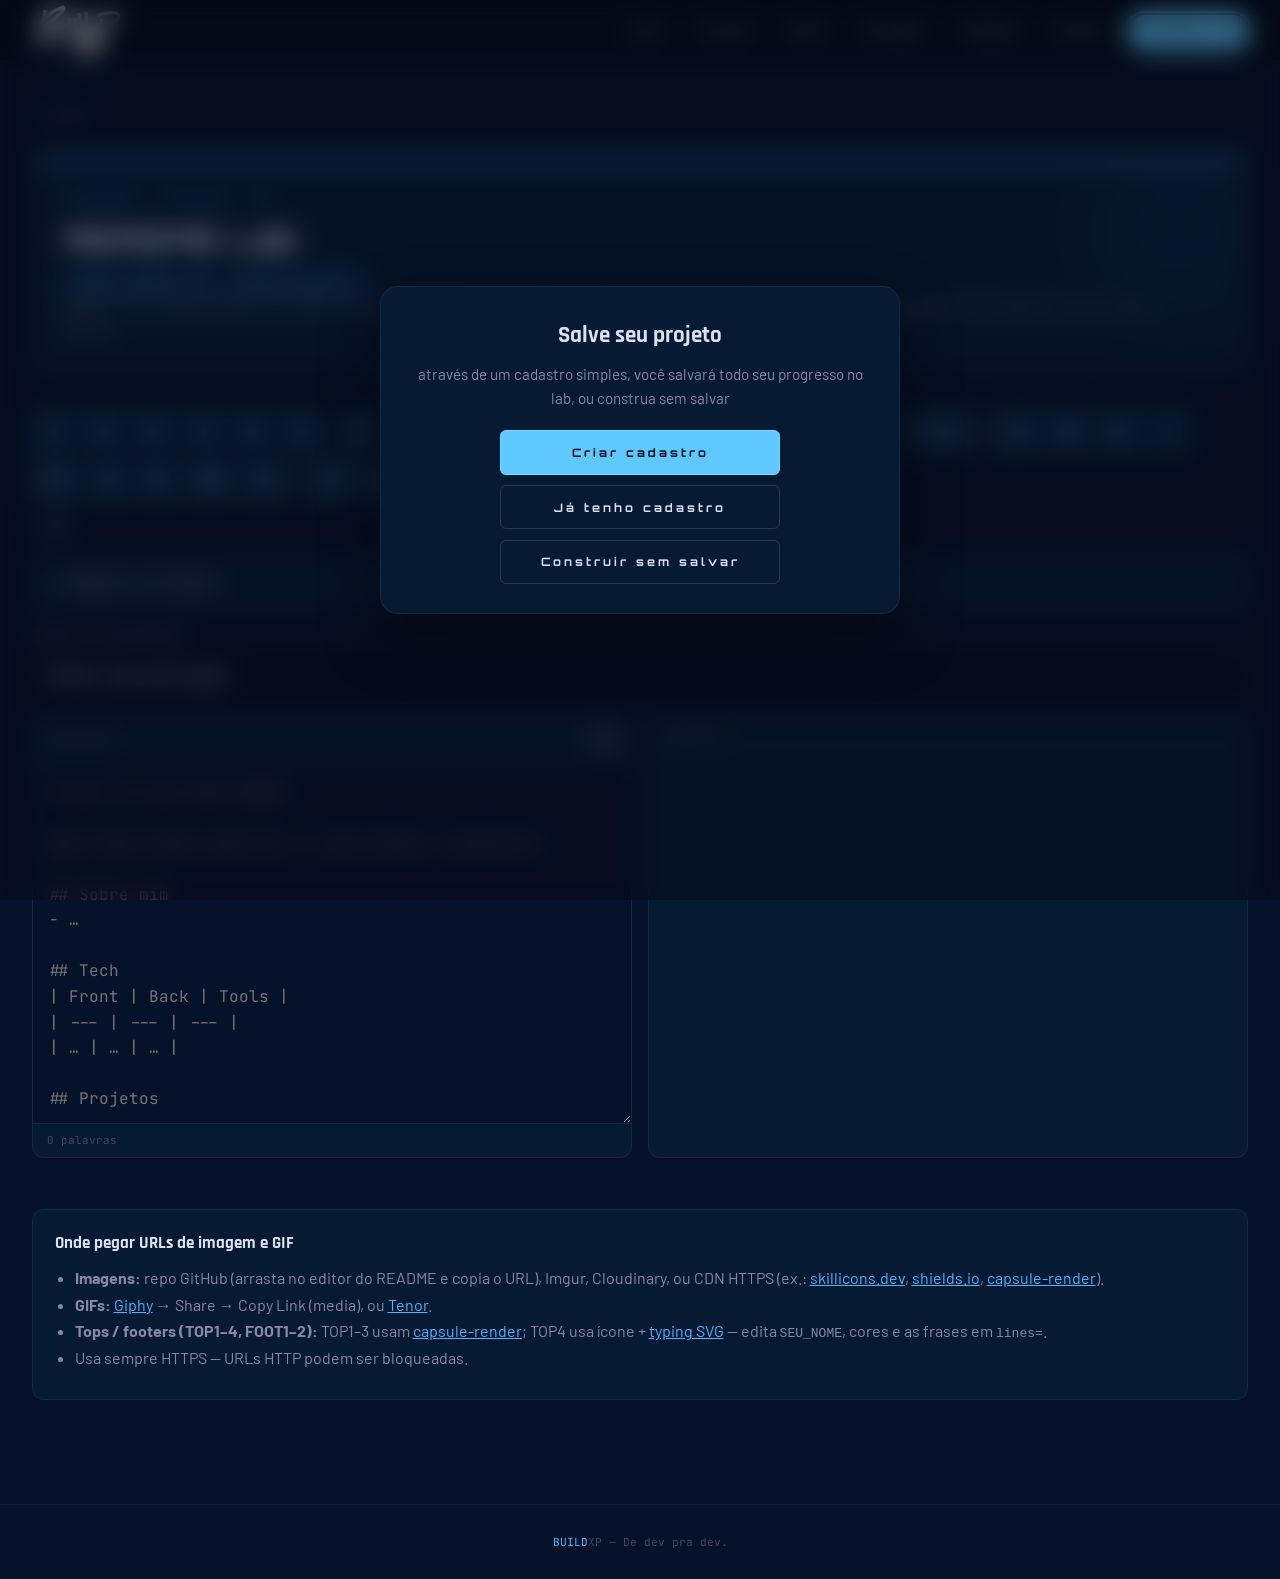
<file: backend/api/wwwroot/readme-lab.html>
<!DOCTYPE html>
<html lang="pt-BR">
<head>
  <meta charset="UTF-8" />
  <meta name="viewport" content="width=device-width, initial-scale=1, maximum-scale=1, viewport-fit=cover" />
  <link rel="icon" type="image/png" href="imagens/xpbrowser.png" />
  <title>README Lab — BuildXP</title>
  <meta name="description" content="README Lab: editor de markdown com preview ao vivo. Guarde opcionalmente com utilizador e senha." />
  <link rel="preconnect" href="https://fonts.googleapis.com" />
  <link rel="preconnect" href="https://fonts.gstatic.com" crossorigin />
  <link rel="stylesheet" href="https://fonts.googleapis.com/css2?family=Orbitron:wght@400;700;900&family=Rajdhani:wght@400;500;600;700&family=JetBrains+Mono:wght@400;500;700&family=Barlow:wght@300;400;500;600&display=swap" />
  <link rel="stylesheet" href="css/site.css?v=bxp-mod-63" />
  <script>window.BUILDXP_API_BASE = window.BUILDXP_API_BASE || '';</script>
</head>
<body>

<nav class="navbar">
  <a href="index.html" class="nav-logo" aria-label="BuildXP — Início">
    <img class="nav-logo-img" src="imagens/logo2buildxpret.png" alt="BuildXP" />
  </a>
  <button class="hamburger" id="hamburger" aria-label="Menu">☰</button>
  <ul class="nav-links" id="nav-links">
    <li><a href="cards.html">Cards</a></li>
    <li><a href="index.html#terminal">Terminal</a></li>
    <li><a href="rotina.html">Rotina</a></li>
    <li><a href="simulador.html">Simulador</a></li>
    <li><a href="feedback.html">Feedback</a></li>
    <li><a href="index.html#contact">Contato</a></li>
    <li><a href="readme-lab.html" class="nav-link--cta nav-link--active" aria-current="page">README Lab</a></li>
  </ul>
</nav>

<main class="page-container md-page" id="md-app">
  <a href="index.html" class="back-link">← VOLTAR</a>

  <div class="page-hero">
    <div class="page-hero-glow"></div>
    <div class="page-hero-body">
      <div class="page-class">MARKDOWN · PREVIEW · XP</div>
      <div class="page-title">README Lab</div>
      <div class="page-meta">
        <span class="lvl-badge">EDITOR · PREVIEW · XP</span>
        <span class="lvl-badge" id="md-session-badge">Escolha como entrar</span>
      </div>
      <p class="fb-label fb-page-intro" style="margin:0;">
        Monta a tua apresentação no GitHub (profile README).
        Copia e cola no repositório com o teu username — ou guarda com cadastro para voltar depois.
      </p>
    </div>
  </div>

  <!-- GATE (modal) -->
  <section class="md-gate" id="md-gate" role="dialog" aria-modal="true" aria-labelledby="md-gate-title">
    <div class="md-gate-card" id="md-gate-home">
      <h2 class="md-gate-title" id="md-gate-title">Salve seu projeto</h2>
      <p class="md-gate-copy">através de um cadastro simples, você salvará todo seu progresso no lab, ou construa sem salvar</p>
      <div class="md-gate-actions">
        <button type="button" class="term-btn primary md-gate-btn-primary" id="md-btn-show-register">Criar cadastro</button>
        <button type="button" class="term-btn ghost" id="md-btn-show-login">Já tenho cadastro</button>
        <button type="button" class="term-btn ghost" id="md-btn-guest">Construir sem salvar</button>
      </div>
    </div>

    <div class="md-gate-card" id="md-gate-register" hidden>
      <h2 class="md-gate-title">Criar cadastro</h2>
      <form id="md-form-register" class="md-form">
        <label class="fb-label">Utilizador
          <input class="fb-input" id="md-reg-user" required minlength="3" maxlength="40" autocomplete="username" placeholder="ex: nova_dev" />
        </label>
        <label class="fb-label">Nome
          <input class="fb-input" id="md-reg-name" required minlength="2" maxlength="80" autocomplete="name" />
        </label>
        <label class="fb-label">Senha
          <input class="fb-input" id="md-reg-pass" type="password" required minlength="6" maxlength="72" autocomplete="new-password" />
        </label>
        <label class="fb-label">Pergunta de segurança
          <select class="fb-input" id="md-reg-question" required></select>
        </label>
        <label class="fb-label">Resposta
          <input class="fb-input" id="md-reg-answer" required minlength="2" maxlength="120" autocomplete="off" />
        </label>
        <div class="md-gate-actions">
          <button type="submit" class="term-btn primary">Cadastrar e entrar</button>
          <button type="button" class="term-btn ghost" data-md-gate-back>← Voltar</button>
        </div>
        <p class="md-form-error" id="md-reg-error" role="alert"></p>
      </form>
    </div>

    <div class="md-gate-card" id="md-gate-login" hidden>
      <h2 class="md-gate-title">Já tenho cadastro</h2>
      <form id="md-form-login" class="md-form">
        <label class="fb-label">Utilizador
          <input class="fb-input" id="md-login-user" required autocomplete="username" />
        </label>
        <label class="fb-label">Senha
          <input class="fb-input" id="md-login-pass" type="password" required autocomplete="current-password" />
        </label>
        <div class="md-gate-actions">
          <button type="submit" class="term-btn primary">Entrar</button>
          <button type="button" class="term-btn ghost" id="md-btn-show-recover">Esqueci a senha</button>
          <button type="button" class="term-btn ghost" data-md-gate-back>← Voltar</button>
        </div>
        <p class="md-form-error" id="md-login-error" role="alert"></p>
      </form>
    </div>

    <div class="md-gate-card" id="md-gate-recover" hidden>
      <h2 class="md-gate-title">Recuperar senha</h2>
      <form id="md-form-recover" class="md-form">
        <label class="fb-label">Utilizador
          <input class="fb-input" id="md-recover-user" required />
        </label>
        <button type="button" class="term-btn ghost" id="md-recover-load-q">Carregar pergunta</button>
        <p class="md-recover-q" id="md-recover-qtext"></p>
        <label class="fb-label">Resposta de segurança
          <input class="fb-input" id="md-recover-answer" required />
        </label>
        <label class="fb-label">Nova senha
          <input class="fb-input" id="md-recover-pass" type="password" required minlength="6" />
        </label>
        <div class="md-gate-actions">
          <button type="submit" class="term-btn primary">Atualizar senha</button>
          <button type="button" class="term-btn ghost" data-md-gate-back>← Voltar</button>
        </div>
        <p class="md-form-error" id="md-recover-error" role="alert"></p>
      </form>
    </div>
  </section>

  <!-- WORKSPACE (fica por baixo do modal com blur) -->
  <section class="md-workspace" id="md-workspace">
    <div class="md-toolbar-bar">
      <div class="md-toolbar" id="md-toolbar" role="toolbar" aria-label="Inserir markdown">
        <button type="button" class="md-tool" data-md-snip="h1" aria-label="H1">H1</button>
        <button type="button" class="md-tool" data-md-snip="h2" aria-label="H2">H2</button>
        <button type="button" class="md-tool" data-md-snip="h3" aria-label="H3">H3</button>
        <button type="button" class="md-tool" data-md-snip="h4" aria-label="H4">H4</button>
        <button type="button" class="md-tool" data-md-snip="h5" aria-label="H5">H5</button>
        <button type="button" class="md-tool" data-md-snip="h6" aria-label="H6">H6</button>
        <span class="md-tool-sep"></span>
        <button type="button" class="md-tool" data-md-snip="bold" aria-label="Negrito"><strong>B</strong></button>
        <button type="button" class="md-tool" data-md-snip="italic" aria-label="Itálico"><em>I</em></button>
        <button type="button" class="md-tool" data-md-snip="boldItalic" aria-label="Negrito e itálico"><strong><em>BI</em></strong></button>
        <button type="button" class="md-tool" data-md-snip="codeInline" aria-label="Código inline">&lt;/&gt;</button>
        <button type="button" class="md-tool" data-md-snip="codeBlock" aria-label="Bloco de código">```</button>
        <span class="md-tool-sep"></span>
        <button type="button" class="md-tool" data-md-snip="ul" aria-label="Lista">• Lista</button>
        <button type="button" class="md-tool" data-md-snip="ol" aria-label="Lista numerada">1. Lista</button>
        <button type="button" class="md-tool" data-md-snip="check" aria-label="Checklist">☑</button>
        <button type="button" class="md-tool" data-md-snip="quote" aria-label="Citação">”</button>
        <button type="button" class="md-tool" data-md-snip="hr" aria-label="Linha">―</button>
        <button type="button" class="md-tool" data-md-snip="table" aria-label="Tabela">Tabela</button>
        <span class="md-tool-sep"></span>
        <button type="button" class="md-tool" data-md-snip="link" aria-label="Link">Link</button>
        <button type="button" class="md-tool" data-md-snip="image" aria-label="Inserir imagem">IMG</button>
        <button type="button" class="md-tool" data-md-snip="gif" aria-label="Inserir GIF">GIF</button>
        <button type="button" class="md-tool" data-md-snip="help-media" aria-label="Onde pegar URLs de imagem e GIF">?</button>
        <span class="md-tool-sep"></span>
        <button type="button" class="md-tool" data-md-snip="alertNote" aria-label="Alerta NOTE">NOTE</button>
        <button type="button" class="md-tool" data-md-snip="alertTip" aria-label="Alerta TIP">TIP</button>
        <button type="button" class="md-tool" data-md-snip="alertImportant" aria-label="Alerta IMPORTANT">IMP</button>
        <button type="button" class="md-tool" data-md-snip="alertWarning" aria-label="Alerta WARNING">WARN</button>
        <button type="button" class="md-tool" data-md-snip="alertCaution" aria-label="Alerta CAUTION">CAUT</button>
        <span class="md-tool-sep"></span>
        <button type="button" class="md-tool" data-md-snip="topWave" aria-label="Modelo de topo onda">TOP1</button>
        <button type="button" class="md-tool" data-md-snip="topRect" aria-label="Modelo de topo faixa">TOP2</button>
        <button type="button" class="md-tool" data-md-snip="topCylinder" aria-label="Modelo de topo cilindro">TOP3</button>
        <button type="button" class="md-tool" data-md-snip="topTyping" aria-label="Modelo de topo transparente com typing">TOP4</button>
        <button type="button" class="md-tool" data-md-snip="footLine" aria-label="Modelo de rodapé com links">FOOT1</button>
        <button type="button" class="md-tool" data-md-snip="footWave" aria-label="Modelo de rodapé onda">FOOT2</button>
      </div>
      <div class="md-toolbar-side">
        <span class="md-xp">XP <strong id="md-xp-total">0</strong></span>
      </div>
    </div>

    <!-- Legenda: no mobile fica aqui, compacta sob a toolbar -->
    <div class="md-legend" id="md-legend" hidden role="tooltip" aria-labelledby="md-legend-title">
      <div class="md-legend-head">
        <div class="md-legend-badge" id="md-legend-badge"></div>
        <h2 class="md-legend-title" id="md-legend-title">Legenda</h2>
        <button type="button" class="md-legend-close" id="md-legend-close" aria-label="Fechar">×</button>
      </div>
      <p class="md-legend-body" id="md-legend-body"></p>
      <pre class="md-code md-legend-example" id="md-legend-example" hidden><code></code></pre>
    </div>

    <details class="md-templates" id="md-templates">
      <summary class="md-templates-summary">Modelos da comunidade</summary>
      <div class="md-templates-body">
        <div class="md-templates-head">
          <button type="button" class="term-btn ghost" id="md-templates-refresh">Atualizar</button>
        </div>
        <p class="md-templates-hint">Usa um modelo como base (sem dados pessoais do autor). Com conta podes publicar vários modelos.</p>
        <div class="md-templates-slider" id="md-templates-slider">
          <button type="button" class="md-templates-nav md-templates-nav--prev" id="md-templates-prev" aria-label="Modelos anteriores">‹</button>
          <div class="md-templates-track" id="md-templates-list" role="list" aria-label="Modelos da comunidade" tabindex="0"></div>
          <button type="button" class="md-templates-nav md-templates-nav--next" id="md-templates-next" aria-label="Próximos modelos">›</button>
        </div>
        <div class="md-my-templates" id="md-my-templates" hidden>
          <h4 class="md-my-templates-title">Meus modelos</h4>
          <div class="md-templates-list" id="md-my-templates-list"></div>
        </div>
      </div>
    </details>

    <label class="fb-label md-title-field">Título do documento
      <input class="fb-input" id="md-title" maxlength="120" value="Minha apresentação" />
    </label>

    <div class="md-view-tabs" id="md-view-tabs" role="tablist" aria-label="Markdown ou Preview">
      <button type="button" class="md-view-tab is-active" data-md-view="editor" role="tab" aria-selected="true">Markdown</button>
      <button type="button" class="md-view-tab" data-md-view="preview" role="tab" aria-selected="false">Preview</button>
    </div>

    <div class="md-split" id="md-split">
      <div class="md-pane md-pane--editor is-active" id="md-pane-editor">
        <div class="md-pane-head">
          <div class="md-pane-label">MARKDOWN</div>
          <div class="md-copy-wrap">
            <span class="md-copy-feedback" id="md-copy-feedback" hidden>COLE NO SEU GITHUB</span>
            <button type="button" class="md-copy-icon-btn" id="md-copy" title="Copiar markdown" aria-label="Copiar markdown">
              <svg width="16" height="16" viewBox="0 0 24 24" fill="none" stroke="currentColor" stroke-width="2" stroke-linecap="round" stroke-linejoin="round" aria-hidden="true">
                <rect x="9" y="9" width="13" height="13" rx="2"></rect>
                <path d="M5 15H4a2 2 0 0 1-2-2V4a2 2 0 0 1 2-2h9a2 2 0 0 1 2 2v1"></path>
              </svg>
            </button>
          </div>
        </div>
        <textarea id="md-editor" class="md-editor" spellcheck="false" placeholder="# Olá, eu sou [Seu Nome]&#10;&#10;Uma frase sobre quem és e o que estás a construir.&#10;&#10;## Sobre mim&#10;- …&#10;&#10;## Tech&#10;| Front | Back | Tools |&#10;| --- | --- | --- |&#10;| … | … | … |&#10;&#10;## Projetos&#10;- …&#10;&#10;## Contato&#10;[LinkedIn](https://…)"></textarea>
        <div class="md-word-count" id="md-word-count">0 palavras</div>
      </div>
      <div class="md-pane md-pane--preview" id="md-pane-preview">
        <div class="md-pane-head">
          <div class="md-pane-label">PREVIEW</div>
        </div>
        <div id="md-preview" class="md-preview markdown-body" aria-live="polite"></div>
      </div>
    </div>

    <div class="md-share-row" id="md-share-wrap" hidden>
      <button type="button" class="term-btn ghost" id="md-share-btn" data-md-share-action="novo">
        Publicar como novo modelo
      </button>
      <button type="button" class="term-btn ghost" id="md-share-update-btn" hidden>
        Atualizar modelo em edição
      </button>
      <p class="md-share-hint">Publica uma versão sanitizada (sem os teus dados pessoais) na galeria. Podes publicar vários.</p>
    </div>

    <div class="md-status" id="md-status" aria-live="polite"></div>

    <!-- Modal: preparar modelo anonimizado -->
    <div class="md-prepare" id="md-prepare" hidden role="dialog" aria-modal="true" aria-labelledby="md-prepare-title">
      <div class="md-prepare-card">
        <div class="md-prepare-head">
          <h2 class="md-prepare-title" id="md-prepare-title">Preparar modelo</h2>
          <button type="button" class="md-prepare-close" id="md-prepare-close" aria-label="Fechar">×</button>
        </div>
        <p class="md-prepare-intro">Revê a versão anonimizada. Trechos substituídos aparecem destacados — podes reverter ou editar cada um. O servidor volta a sanitizar ao publicar.</p>
        <label class="fb-label">Título do modelo
          <input class="fb-input" id="md-prepare-titulo" maxlength="120" />
        </label>
        <label class="fb-label">Descrição curta (visível no card)
          <input class="fb-input" id="md-prepare-desc" maxlength="280" placeholder="Ex.: README profile com tops animados e secção tech" />
        </label>
        <div class="md-prepare-preview-wrap">
          <div class="md-prepare-label">Preview anonimizado</div>
          <div id="md-prepare-preview" class="md-prepare-preview markdown-body md-preview"></div>
        </div>
        <div class="md-prepare-repls" id="md-prepare-repls"></div>
        <div class="md-prepare-actions">
          <button type="button" class="term-btn ghost" id="md-prepare-cancel">Cancelar</button>
          <button type="button" class="term-btn primary" id="md-prepare-confirm">Confirmar publicação</button>
        </div>
        <p class="md-form-error" id="md-prepare-error" role="alert"></p>
      </div>
    </div>

    <aside class="md-media-help" id="md-media-help">
      <h3>Onde pegar URLs de imagem e GIF</h3>
      <ul>
        <li><strong>Imagens:</strong> repo GitHub (arrasta no editor do README e copia o URL), Imgur, Cloudinary, ou CDN HTTPS (ex.: <a href="https://skillicons.dev" target="_blank" rel="noopener noreferrer">skillicons.dev</a>, <a href="https://shields.io" target="_blank" rel="noopener noreferrer">shields.io</a>, <a href="https://capsule-render.vercel.app" target="_blank" rel="noopener noreferrer">capsule-render</a>).</li>
        <li><strong>GIFs:</strong> <a href="https://giphy.com" target="_blank" rel="noopener noreferrer">Giphy</a> → Share → Copy Link (media), ou <a href="https://tenor.com" target="_blank" rel="noopener noreferrer">Tenor</a>.</li>
        <li><strong>Tops / footers (TOP1–4, FOOT1–2):</strong> TOP1–3 usam <a href="https://capsule-render.vercel.app" target="_blank" rel="noopener noreferrer">capsule-render</a>; TOP4 usa ícone + <a href="https://github.com/DenverCoder1/readme-typing-svg" target="_blank" rel="noopener noreferrer">typing SVG</a> — edita <code>SEU_NOME</code>, cores e as frases em <code>lines=</code>.</li>
        <li>Usa sempre HTTPS — URLs HTTP podem ser bloqueadas.</li>
      </ul>
    </aside>
  </section>

</main>

<footer><span>BUILD</span>XP — De dev pra dev.</footer>
<script src="js/main.js?v=bxp-mod-63"></script>
</body>
</html>
</file>
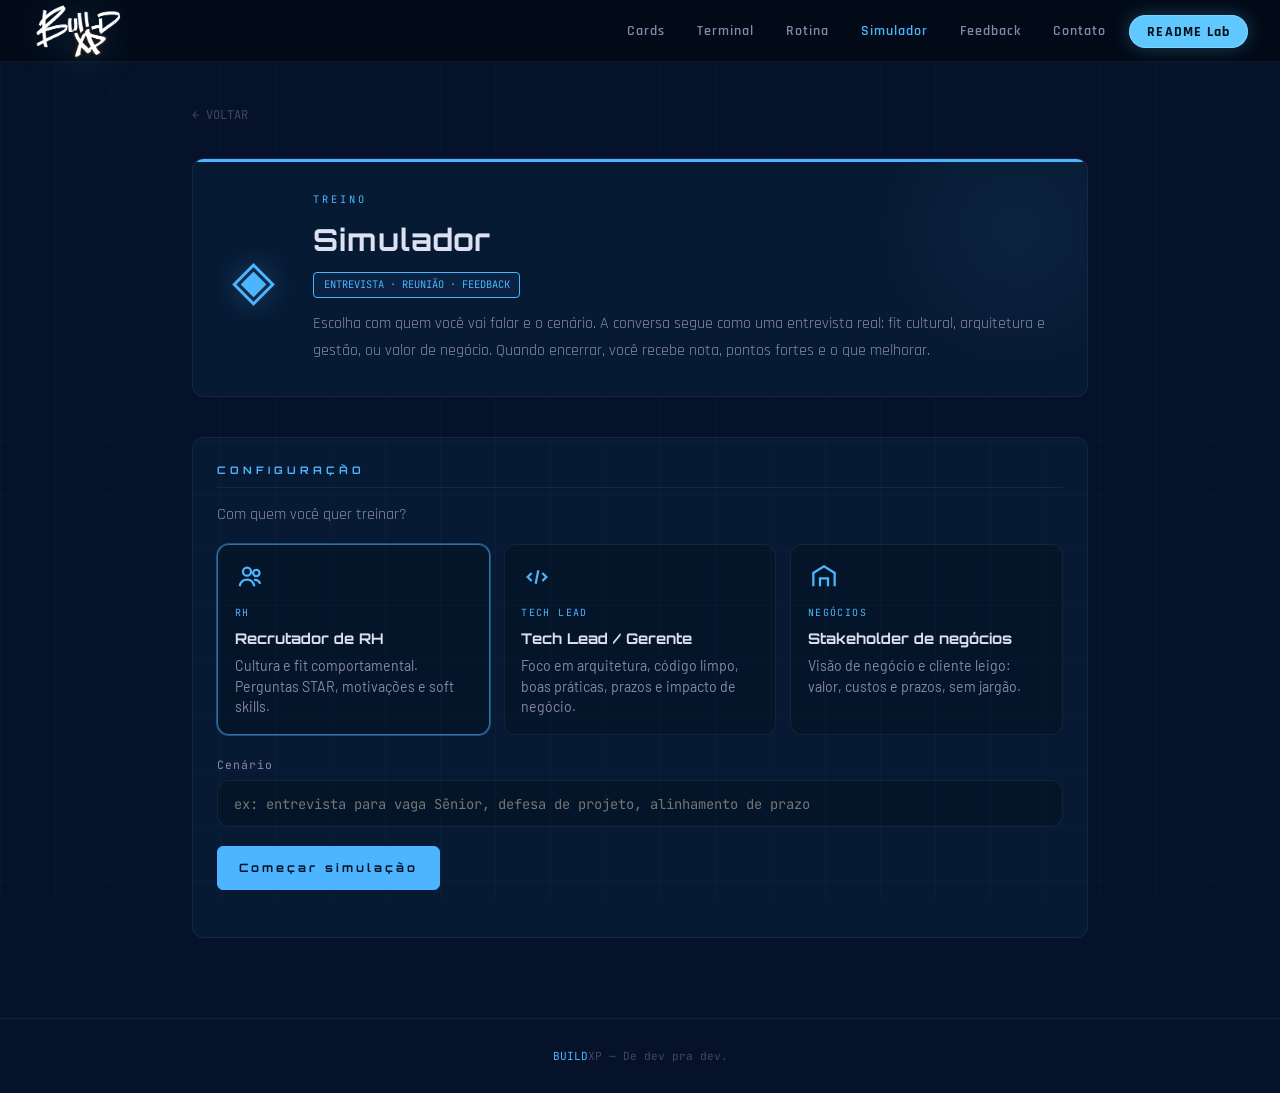
<file: backend/api/wwwroot/simulador.html>
<!DOCTYPE html>
<html lang="pt-BR">
<head>
  <meta charset="UTF-8" />
  <meta name="viewport" content="width=device-width, initial-scale=1.0" />
  <link rel="icon" type="image/png" href="imagens/xpbrowser.png" />
  <title>Simulador — BuildXP</title>
  <meta name="description" content="Treine entrevistas e reuniões difíceis com personas da BuildXP: RH de cultura, tech lead/gerente e stakeholder de negócios." />
  <link rel="preconnect" href="https://fonts.googleapis.com" />
  <link rel="preconnect" href="https://fonts.gstatic.com" crossorigin />
  <link rel="stylesheet" href="https://fonts.googleapis.com/css2?family=Orbitron:wght@400;700;900&family=Rajdhani:wght@400;500;600;700&family=JetBrains+Mono:wght@400;500;700&family=Barlow:wght@300;400;500;600&display=swap" />
  <link rel="stylesheet" href="css/site.css?v=bxp-mod-52" />
  <script>window.BUILDXP_API_BASE = window.BUILDXP_API_BASE || '';</script>
</head>
<body>

<nav class="navbar">
  <a href="index.html" class="nav-logo" aria-label="BuildXP — Início">
    <img class="nav-logo-img" src="imagens/logo2buildxpret.png" alt="BuildXP" />
  </a>
  <button class="hamburger" id="hamburger" aria-label="Menu">☰</button>
  <ul class="nav-links" id="nav-links">
    <li><a href="cards.html">Cards</a></li>
    <li><a href="index.html#terminal">Terminal</a></li>
    <li><a href="rotina.html">Rotina</a></li>
    <li><a href="simulador.html" class="nav-link--active" aria-current="page">Simulador</a></li>
    <li><a href="feedback.html">Feedback</a></li>
    <li><a href="index.html#contact">Contato</a></li>
    <li><a href="readme-lab.html" class="nav-link--cta">README Lab</a></li>
  </ul>
</nav>

<main class="page-container">
  <a href="index.html" class="back-link">← VOLTAR</a>

  <div class="page-hero page-hero--simulador">
    <div class="page-hero-glow"></div>
    <div class="page-icon"><span style="font-family:var(--f-display);color:var(--accent);text-shadow:var(--accent-glow)">◈</span></div>
    <div class="page-hero-body">
      <div class="page-class">TREINO</div>
      <div class="page-title">Simulador</div>
      <div class="page-meta">
        <span class="lvl-badge">ENTREVISTA · REUNIÃO · FEEDBACK</span>
      </div>
      <p class="rotina-intro">
        Escolha com quem você vai falar e o cenário. A conversa segue como uma entrevista real:
        fit cultural, arquitetura e gestão, ou valor de negócio.
        Quando encerrar, você recebe nota, pontos fortes e o que melhorar.
      </p>
    </div>
  </div>

  <section class="simulador-wrap" id="simulador-app">
    <div class="simulador-card" id="simulador-setup">
      <div class="ref-section-title">CONFIGURAÇÃO</div>
      <p class="simulador-hint">Com quem você quer treinar?</p>
      <div class="simulador-personas" role="radiogroup" aria-label="Persona">
        <label class="simulador-persona">
          <input type="radio" name="simulador-persona" value="rh_cultura" checked />
          <span class="simulador-persona-card">
            <span class="simulador-persona-icon" aria-hidden="true">
              <svg viewBox="0 0 24 24" fill="none" stroke="currentColor" stroke-width="1.7"><circle cx="9" cy="8" r="3"/><circle cx="16" cy="9" r="2.4"/><path d="M3.5 19c.6-3.2 2.8-5 5.5-5s4.9 1.8 5.5 5"/><path d="M14.2 14.2c1.8-.4 3.7.5 4.8 2.8"/></svg>
            </span>
            <span class="simulador-persona-kicker">RH</span>
            <span class="simulador-persona-title">Recrutador de RH</span>
            <span class="simulador-persona-desc">Cultura e fit comportamental. Perguntas STAR, motivações e soft skills.</span>
          </span>
        </label>
        <label class="simulador-persona">
          <input type="radio" name="simulador-persona" value="tech_lead_gerente" />
          <span class="simulador-persona-card">
            <span class="simulador-persona-icon" aria-hidden="true">
              <svg viewBox="0 0 24 24" fill="none" stroke="currentColor" stroke-width="1.7"><path d="M8 9l-3 3 3 3"/><path d="M16 9l3 3-3 3"/><path d="M13 7l-2 10"/></svg>
            </span>
            <span class="simulador-persona-kicker">TECH LEAD</span>
            <span class="simulador-persona-title">Tech Lead / Gerente</span>
            <span class="simulador-persona-desc">Foco em arquitetura, código limpo, boas práticas, prazos e impacto de negócio.</span>
          </span>
        </label>
        <label class="simulador-persona">
          <input type="radio" name="simulador-persona" value="stakeholder_negocios" />
          <span class="simulador-persona-card">
            <span class="simulador-persona-icon" aria-hidden="true">
              <svg viewBox="0 0 24 24" fill="none" stroke="currentColor" stroke-width="1.7"><path d="M4 19V9l8-5 8 5v10"/><path d="M9 19v-6h6v6"/></svg>
            </span>
            <span class="simulador-persona-kicker">NEGÓCIOS</span>
            <span class="simulador-persona-title">Stakeholder de negócios</span>
            <span class="simulador-persona-desc">Visão de negócio e cliente leigo: valor, custos e prazos, sem jargão.</span>
          </span>
        </label>
      </div>
      <label class="fb-label simulador-cenario-label">
        Cenário
        <input class="fb-input" id="simulador-cenario" type="text" maxlength="800" placeholder="ex: entrevista para vaga Sênior, defesa de projeto, alinhamento de prazo" />
      </label>
      <div class="simulador-actions">
        <button class="term-btn primary" type="button" id="simulador-iniciar">Começar simulação</button>
      </div>
      <div id="simulador-setup-status" class="fb-status" aria-live="polite"></div>
    </div>

    <div class="simulador-card simulador-chat-card" id="simulador-chat" hidden>
      <div class="simulador-chat-head">
        <div>
          <div class="simulador-chat-kicker" id="simulador-chat-kicker">SIMULAÇÃO</div>
          <div class="simulador-chat-title" id="simulador-chat-title">Persona</div>
          <div class="simulador-chat-cenario" id="simulador-chat-cenario"></div>
        </div>
        <button class="term-btn" type="button" id="simulador-encerrar">Encerrar simulação e ver feedback</button>
      </div>
      <div class="simulador-log" id="simulador-log" aria-live="polite"></div>
      <form class="simulador-form" id="simulador-form">
        <input class="fb-input simulador-input" id="simulador-input" type="text" maxlength="1500" autocomplete="off" placeholder="Responda à persona…" />
        <button class="term-btn primary" type="submit" id="simulador-enviar">Enviar</button>
      </form>
      <div id="simulador-chat-status" class="fb-status" aria-live="polite"></div>
    </div>

    <div class="simulador-card simulador-feedback-card" id="simulador-feedback" hidden>
      <div class="ref-section-title">RELATÓRIO</div>
      <div class="simulador-nota-wrap">
        <div class="simulador-nota" id="simulador-nota">—</div>
        <div class="simulador-nota-label">Nota de 0 a 10</div>
      </div>
      <p class="simulador-relatorio" id="simulador-relatorio"></p>
      <div class="simulador-cols">
        <div>
          <div class="ref-section-title">PONTOS FORTES</div>
          <ul class="simulador-lista simulador-lista--ok" id="simulador-fortes"></ul>
        </div>
        <div>
          <div class="ref-section-title">PONTOS DE MELHORIA</div>
          <ul class="simulador-lista simulador-lista--melhorar" id="simulador-melhorias"></ul>
        </div>
      </div>
      <div class="simulador-actions">
        <button class="term-btn primary" type="button" id="simulador-nova">Nova simulação</button>
      </div>
    </div>
  </section>
</main>

<footer><span>BUILD</span>XP — De dev pra dev.</footer>
<script src="js/main.js?v=bxp-mod-58"></script>
</body>
</html>
</file>
<file: backend/api/wwwroot/css/site.css>
/* BuildXP — entrada de estilos do site (módulos parciais nesta pasta) */
@import url('01-base.css');
@import url('02-home.css');
@import url('03-terminal.css');
@import url('04-contact-footer.css');
@import url('05-feedback.css');
@import url('06-card-page.css');
@import url('07-responsive.css');
@import url('08-dashboard.css');
@import url('09-cards-catalog.css');
@import url('10-markdown-builder.css');
@import url('11-conhecimento-chat.css?v=bxp-mod-78');
@import url('12-rotina.css?v=bxp-mod-80');
@import url('13-simulador.css?v=bxp-mod-82');
</file>
